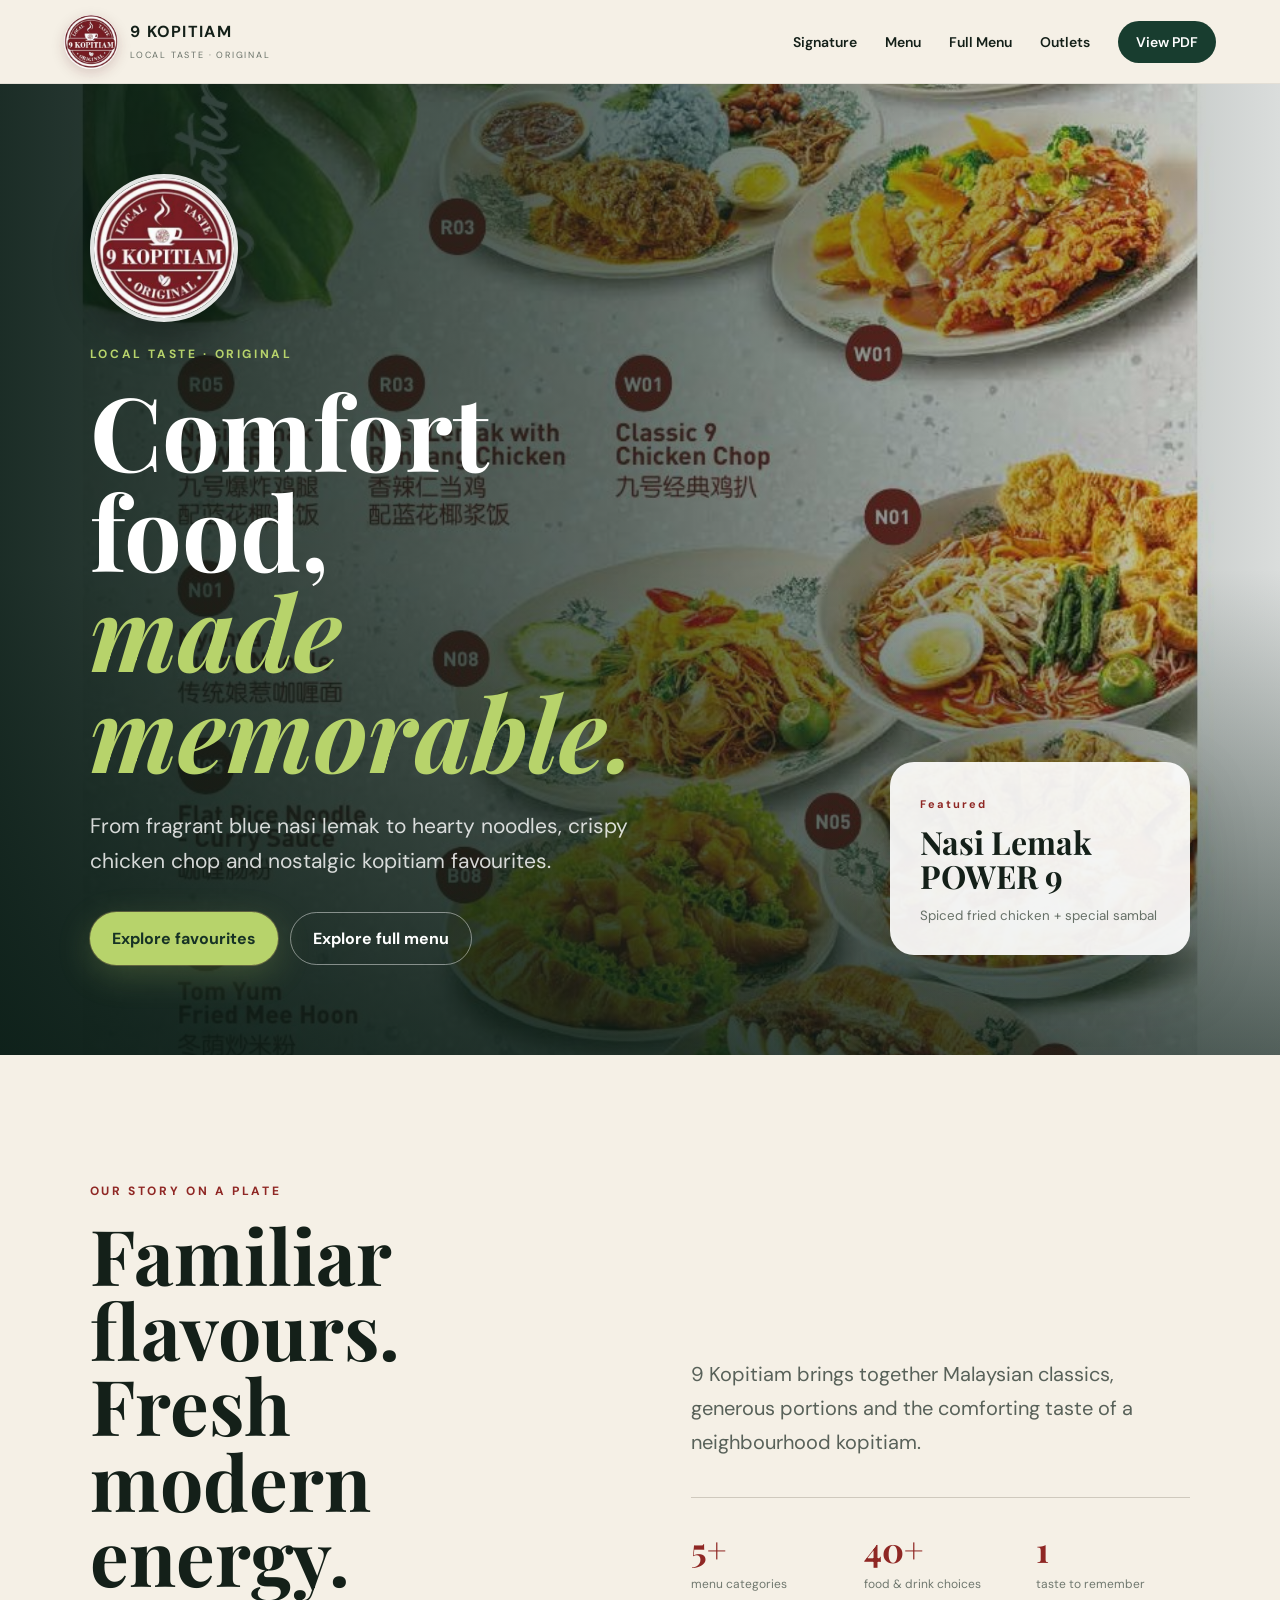
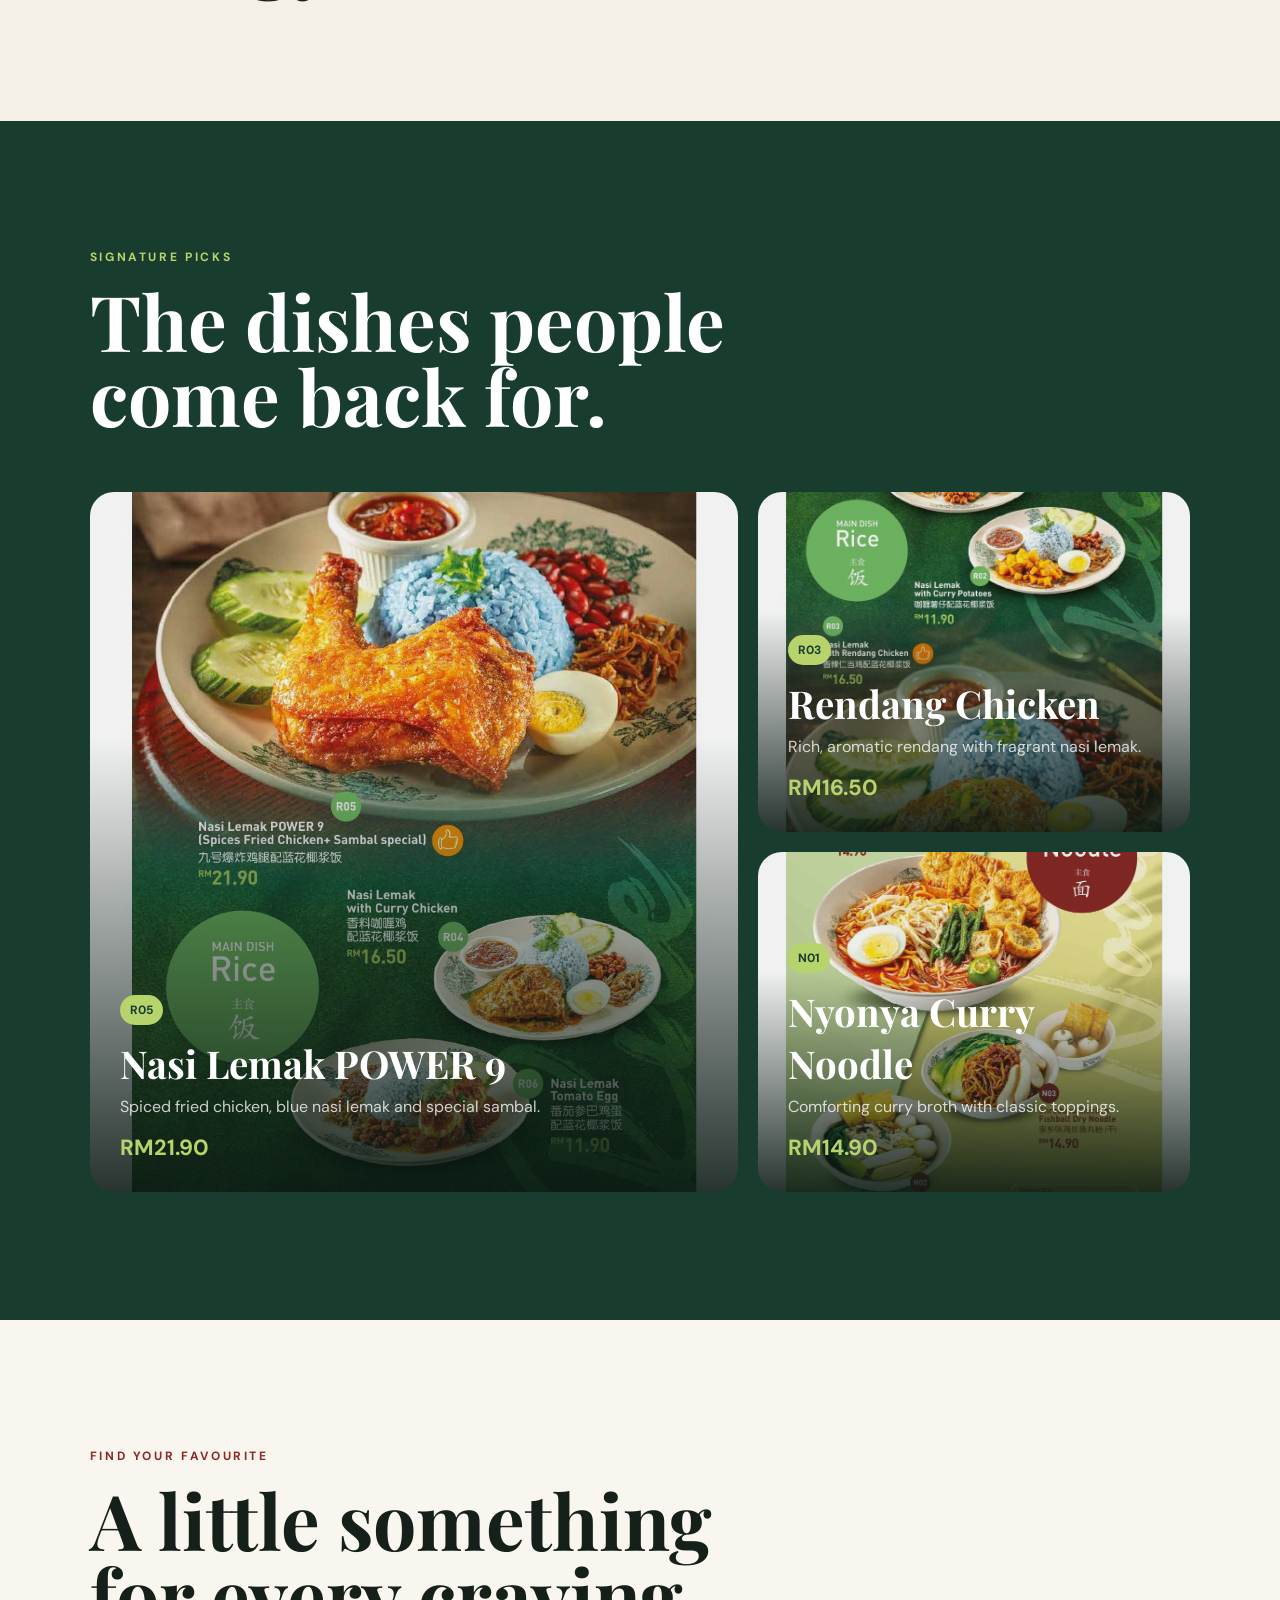
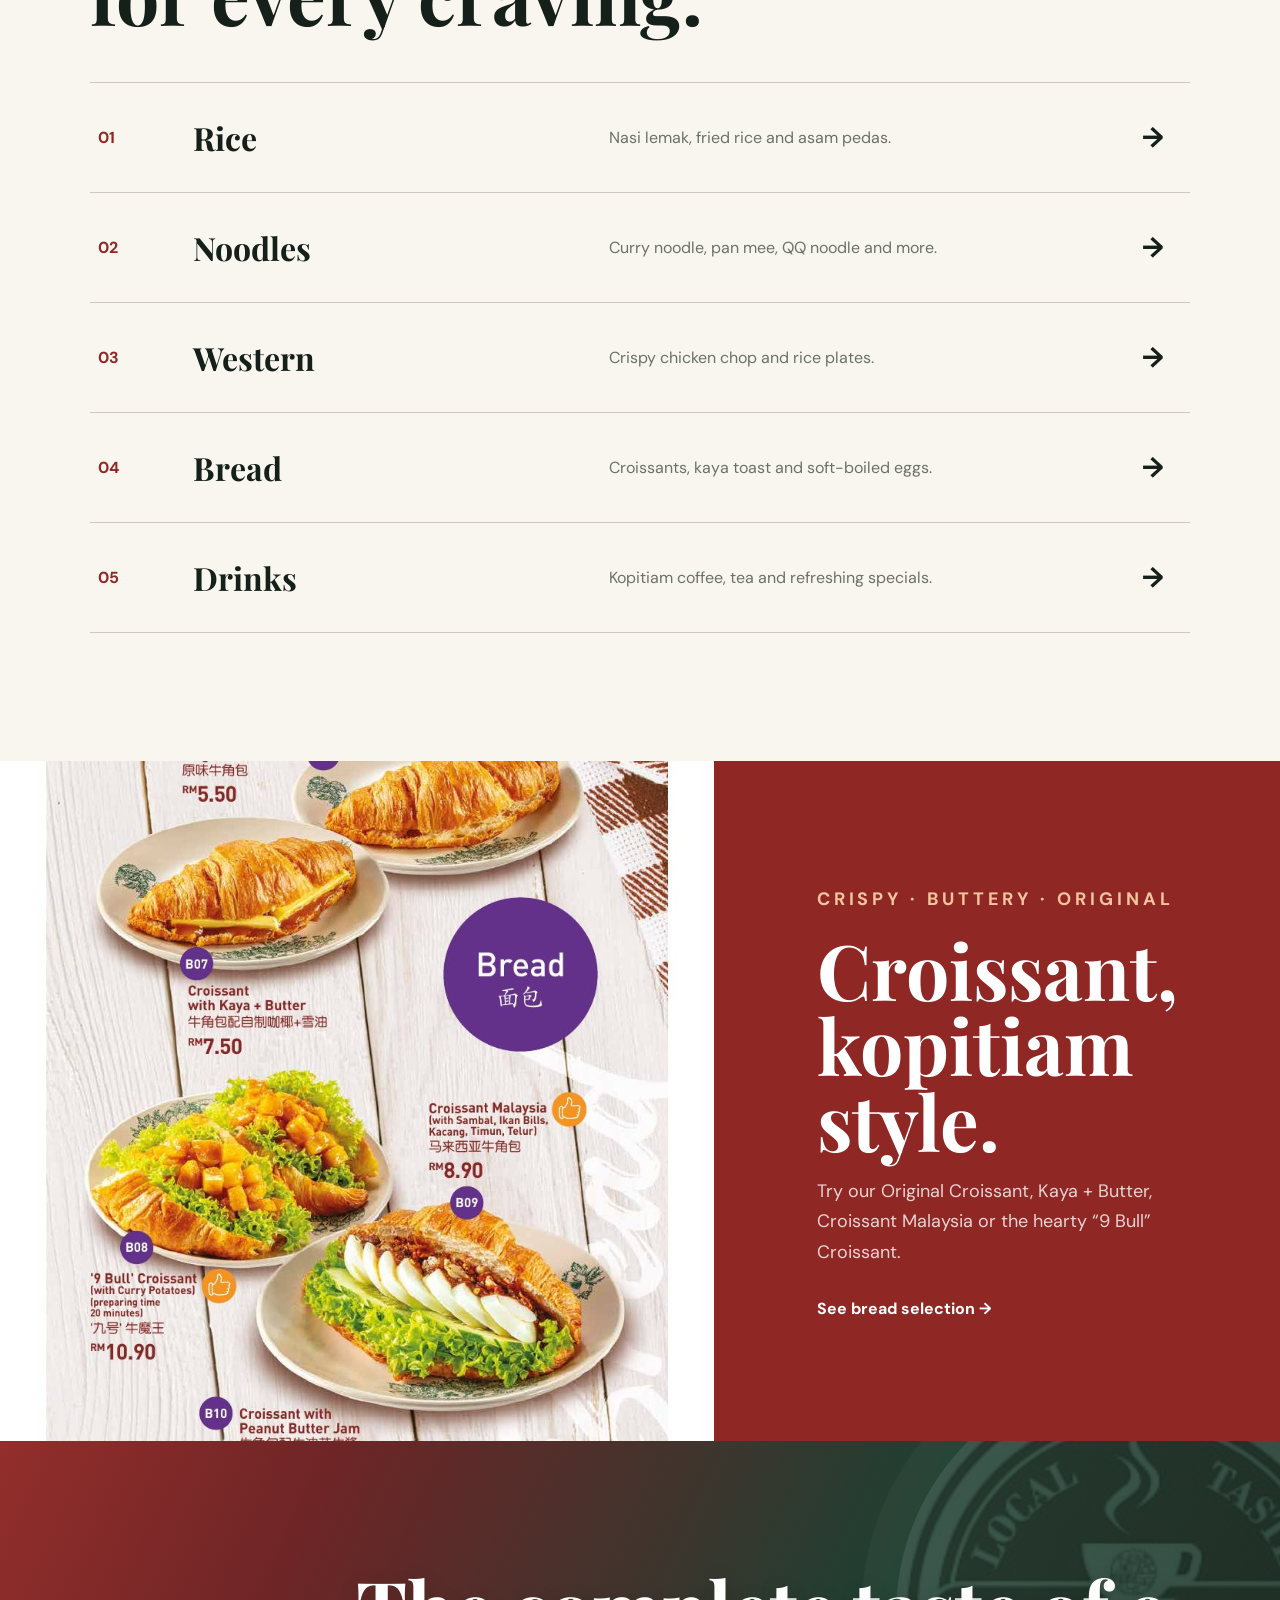
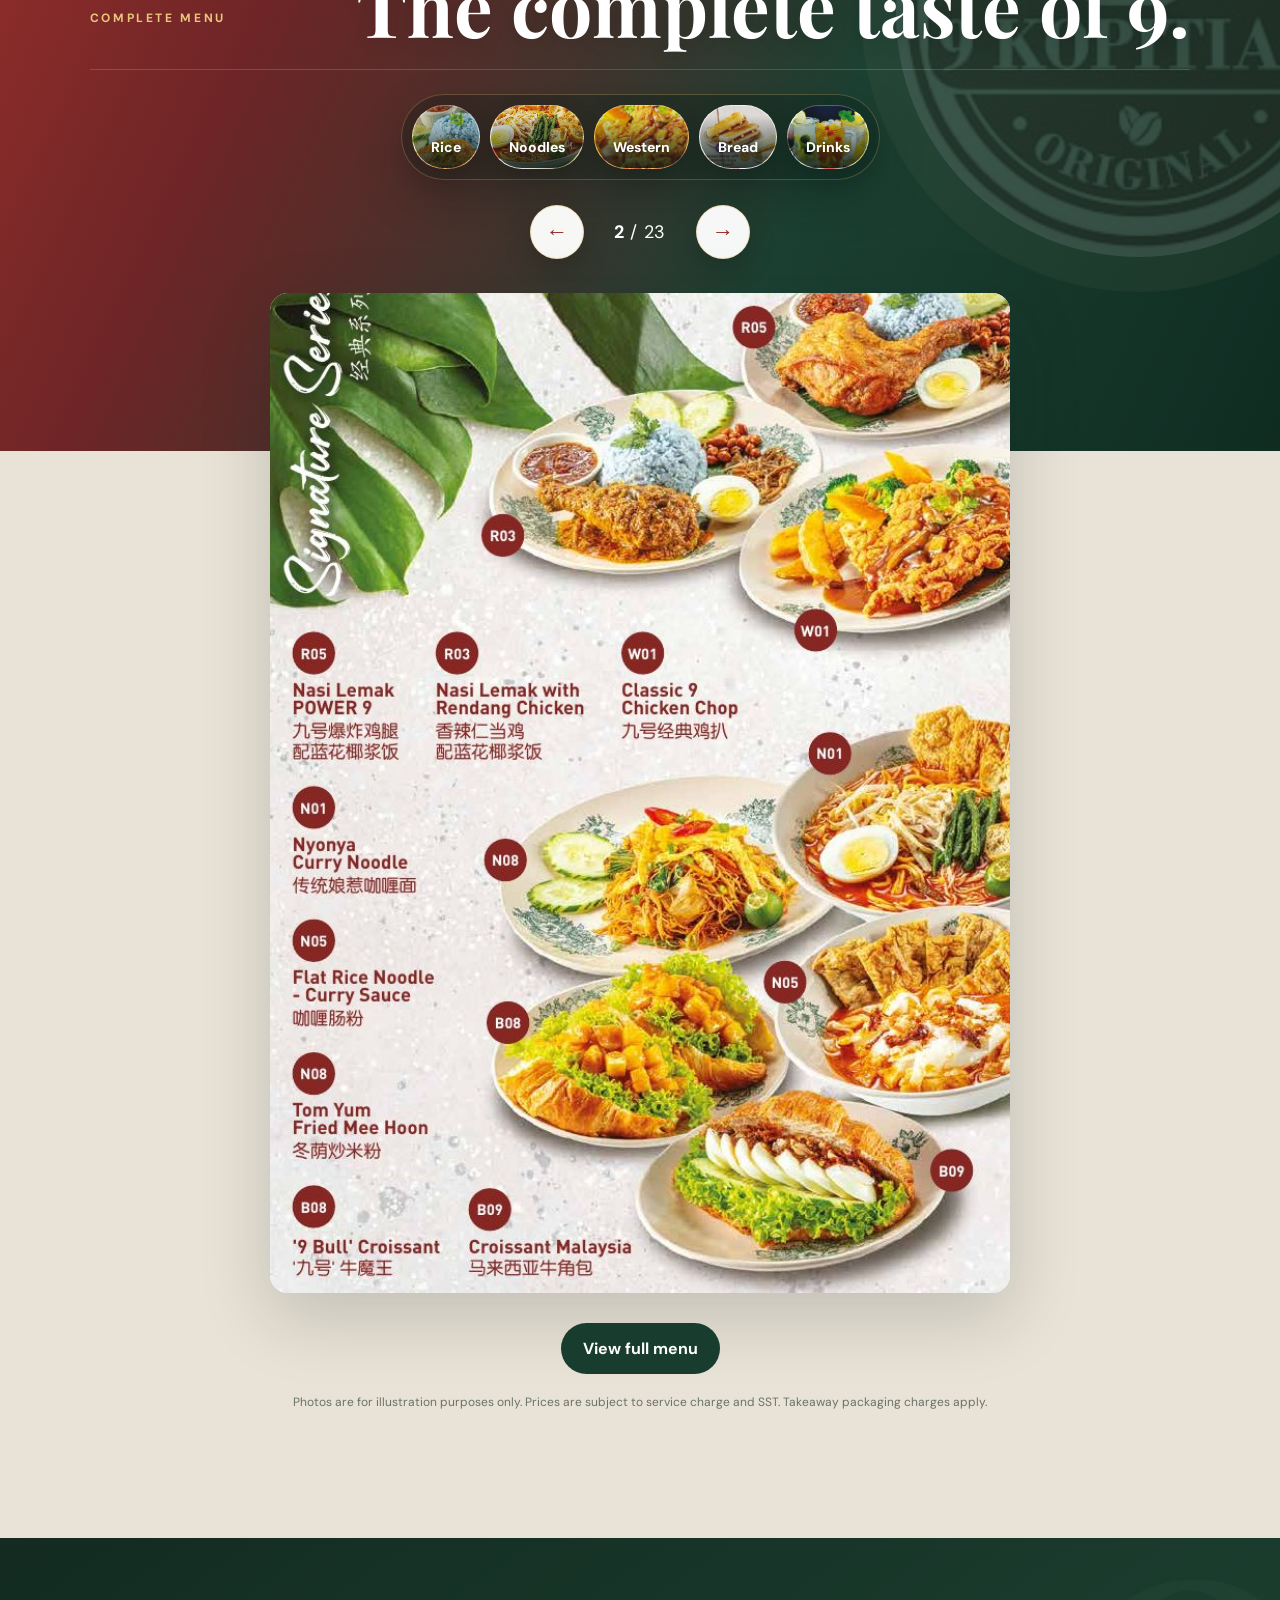
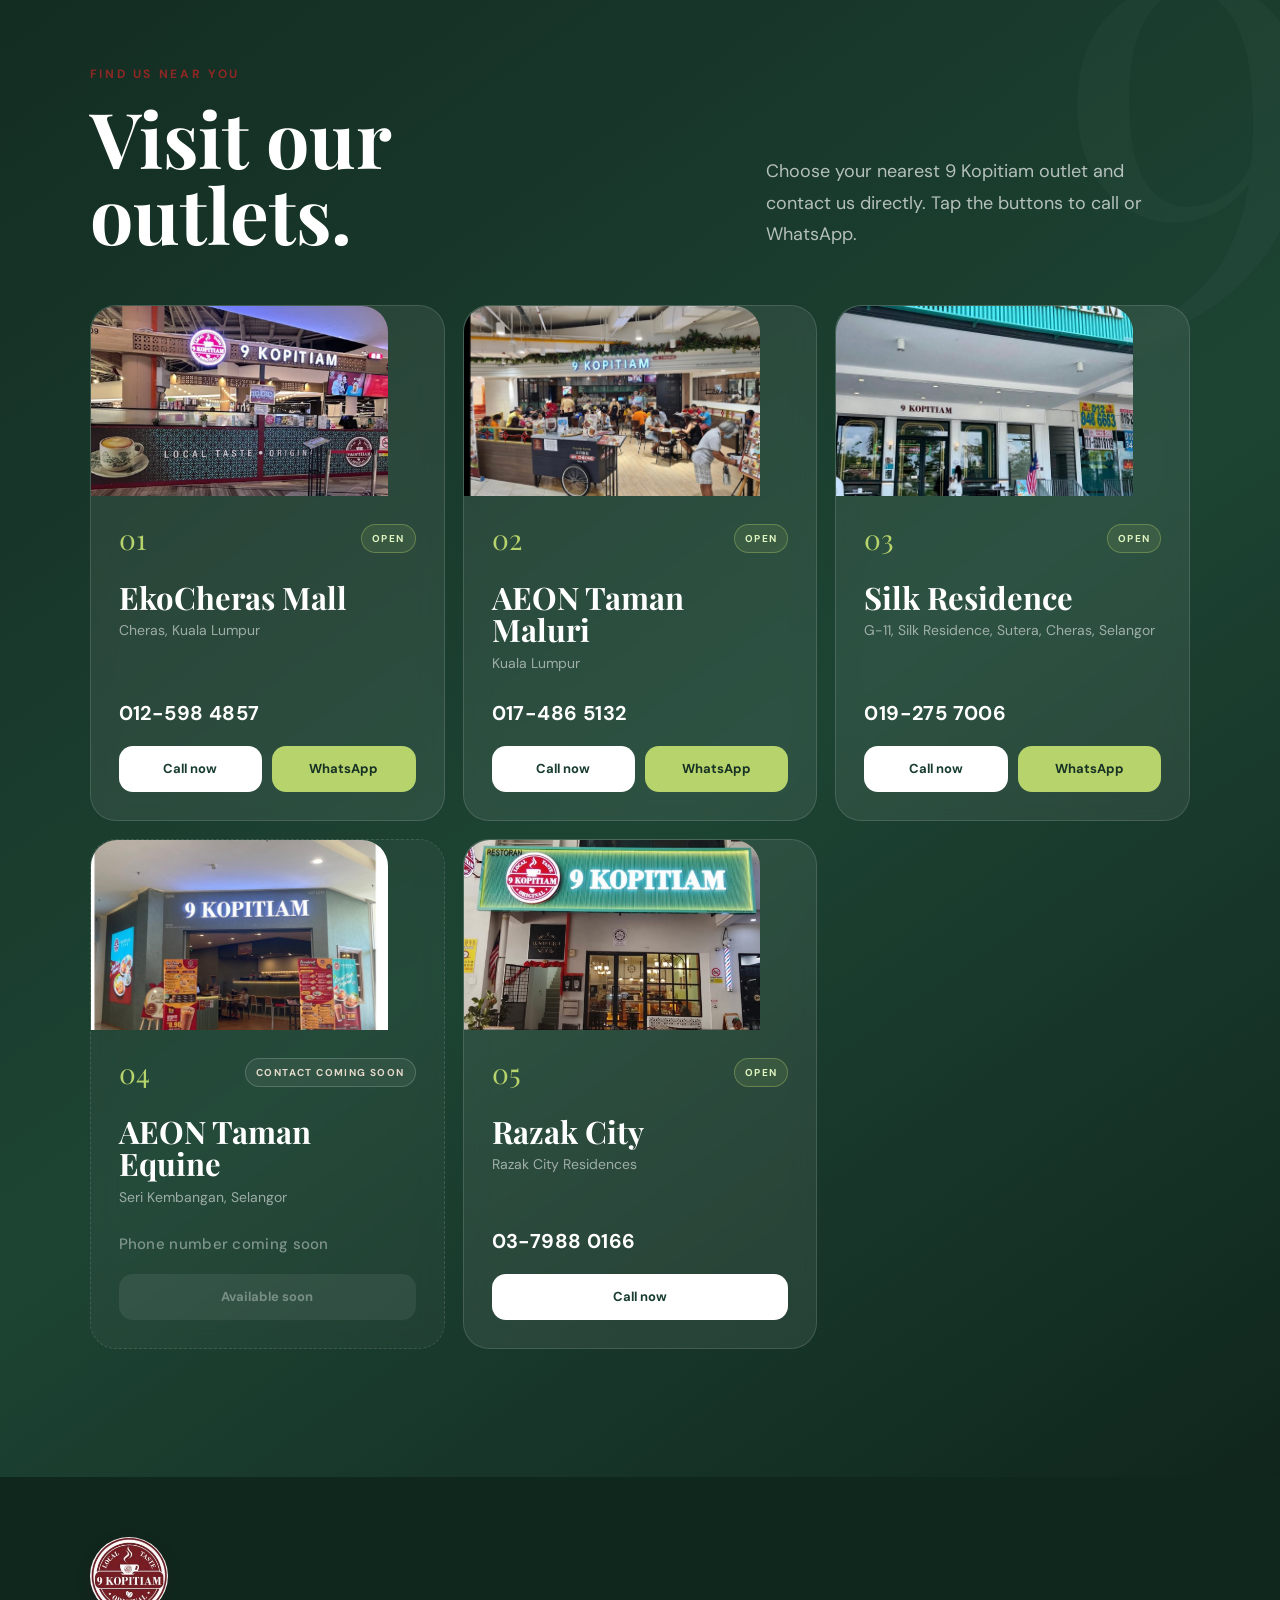
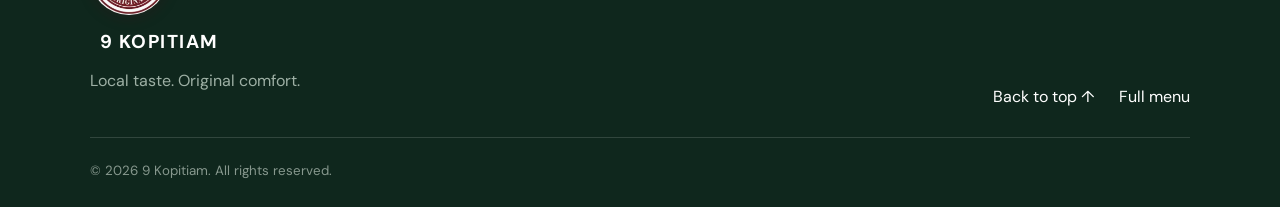
<file: index.html>
<!doctype html>
<html lang="en">
<head>
  <meta charset="utf-8" />
  <meta name="viewport" content="width=device-width, initial-scale=1" />
  <meta name="theme-color" content="#1c3b2d" />
  <meta name="description" content="9 Kopitiam - local taste, original favourites. Explore our nasi lemak, noodles, western dishes, breads and drinks." />
  <title>9 Kopitiam | Local Taste, Original</title>
  <link rel="preconnect" href="https://fonts.googleapis.com">
  <link rel="preconnect" href="https://fonts.gstatic.com" crossorigin>
  <link href="https://fonts.googleapis.com/css2?family=DM+Sans:wght@400;500;600;700&family=Playfair+Display:wght@600;700&display=swap" rel="stylesheet">
  <link rel="stylesheet" href="style.css" />
</head>
<body id="top">
  <header class="site-header" id="top">
    <a class="brand" href="#top" aria-label="9 Kopitiam home">
      <img class="brand-logo" src="assets/9kopitiam-logo.jpeg" alt="9 Kopitiam logo" />
      <span><strong>9 KOPITIAM</strong><small>LOCAL TASTE · ORIGINAL</small></span>
    </a>
    <button class="menu-toggle" aria-label="Open navigation" aria-expanded="false">☰</button>
    <nav class="nav" aria-label="Main navigation">
      <a href="#signature">Signature</a>
      <a href="#categories">Menu</a>
      <a href="#gallery">Full Menu</a>
      <a href="#outlets">Outlets</a>
      <a class="nav-cta" href="./menu.html">View PDF</a>
    </nav>
  </header>

  <main>
    <section class="hero">
      <div class="hero-overlay"></div>
      <div class="hero-content reveal">
        <img class="hero-logo" src="assets/9kopitiam-logo.jpeg" alt="9 Kopitiam Local Taste Original logo" />
        <p class="eyebrow">LOCAL TASTE · ORIGINAL</p>
        <h1>Comfort food,<br><em>made memorable.</em></h1>
        <p class="hero-copy">From fragrant blue nasi lemak to hearty noodles, crispy chicken chop and nostalgic kopitiam favourites.</p>
        <div class="hero-actions">
          <a class="btn btn-primary" href="#signature">Explore favourites</a>
          <a class="btn btn-ghost" href="#gallery">Explore full menu</a>
        </div>
      </div>
      <div class="hero-card reveal">
        <span>Featured</span>
        <strong>Nasi Lemak<br>POWER 9</strong>
        <small>Spiced fried chicken + special sambal</small>
      </div>
    </section>

    <section class="intro section-pad">
      <div class="section-heading reveal">
        <p class="eyebrow">OUR STORY ON A PLATE</p>
        <h2>Familiar flavours.<br>Fresh modern energy.</h2>
      </div>
      <div class="intro-copy reveal">
        <p>9 Kopitiam brings together Malaysian classics, generous portions and the comforting taste of a neighbourhood kopitiam.</p>
        <div class="quick-stats">
          <div><strong>5+</strong><span>menu categories</span></div>
          <div><strong>40+</strong><span>food & drink choices</span></div>
          <div><strong>1</strong><span>taste to remember</span></div>
        </div>
      </div>
    </section>

    <section id="signature" class="signature section-pad">
      <div class="section-heading light reveal">
        <p class="eyebrow">SIGNATURE PICKS</p>
        <h2>The dishes people<br>come back for.</h2>
      </div>
      <div class="signature-grid">
        <article class="food-card large reveal" style="--bg:url('assets/menu/page-04.jpg')">
          <div class="food-card-content"><span>R05</span><h3>Nasi Lemak POWER 9</h3><p>Spiced fried chicken, blue nasi lemak and special sambal.</p><b>RM21.90</b></div>
        </article>
        <article class="food-card reveal" style="--bg:url('assets/menu/page-03.jpg')">
          <div class="food-card-content"><span>R03</span><h3>Rendang Chicken</h3><p>Rich, aromatic rendang with fragrant nasi lemak.</p><b>RM16.50</b></div>
        </article>
        <article class="food-card reveal" style="--bg:url('assets/menu/page-07.jpg')">
          <div class="food-card-content"><span>N01</span><h3>Nyonya Curry Noodle</h3><p>Comforting curry broth with classic toppings.</p><b>RM14.90</b></div>
        </article>
      </div>
    </section>

    <section id="categories" class="categories section-pad">
      <div class="section-heading reveal">
        <p class="eyebrow">FIND YOUR FAVOURITE</p>
        <h2>A little something<br>for every craving.</h2>
      </div>
      <div class="category-list">
        <a href="#gallery" class="category-item reveal" data-menu-page="3" data-category="Rice"><span>01</span><h3>Rice</h3><p>Nasi lemak, fried rice and asam pedas.</p><b>→</b></a>
        <a href="#gallery" class="category-item reveal" data-menu-page="7" data-category="Noodles"><span>02</span><h3>Noodles</h3><p>Curry noodle, pan mee, QQ noodle and more.</p><b>→</b></a>
        <a href="#gallery" class="category-item reveal" data-menu-page="11" data-category="Western"><span>03</span><h3>Western</h3><p>Crispy chicken chop and rice plates.</p><b>→</b></a>
        <a href="#gallery" class="category-item reveal" data-menu-page="13" data-category="Bread"><span>04</span><h3>Bread</h3><p>Croissants, kaya toast and soft-boiled eggs.</p><b>→</b></a>
        <a href="#gallery" class="category-item reveal" data-menu-page="18" data-category="Drinks"><span>05</span><h3>Drinks</h3><p>Kopitiam coffee, tea and refreshing specials.</p><b>→</b></a>
      </div>
    </section>

    <section class="feature-banner">
      <div class="feature-image"></div>
      <div class="feature-copy reveal">
        <p class="eyebrow">CRISPY · BUTTERY · ORIGINAL</p>
        <h2>Croissant,<br>kopitiam style.</h2>
        <p>Try our Original Croissant, Kaya + Butter, Croissant Malaysia or the hearty “9 Bull” Croissant.</p>
        <a class="text-link" href="#gallery" data-menu-page="13" data-category="Bread">See bread selection →</a>
      </div>
    </section>

    <section id="gallery" class="gallery section-pad">
      <div class="section-heading reveal">
        <p class="eyebrow">COMPLETE MENU</p>
        <h2><span id="galleryTitle">Browse every page.</span></h2>
      </div>
      <div class="gallery-tabs reveal" aria-label="Jump to a menu category">
        <button type="button" data-menu-page="3" data-category="Rice">Rice</button>
        <button type="button" data-menu-page="7" data-category="Noodles">Noodles</button>
        <button type="button" data-menu-page="11" data-category="Western">Western</button>
        <button type="button" data-menu-page="13" data-category="Bread">Bread</button>
        <button type="button" data-menu-page="18" data-category="Drinks">Drinks</button>
      </div>
      <div class="gallery-controls reveal" role="group" aria-label="Menu gallery controls">
        <button id="prevPage" aria-label="Previous page">←</button>
        <span><b id="currentPage">1</b> / 23</span>
        <button id="nextPage" aria-label="Next page">→</button>
      </div>
      <div class="menu-viewer reveal">
        <div class="menu-frame">
          <img id="menuPage" src="assets/menu/page-01.jpg" alt="9 Kopitiam menu page 1" loading="eager" />
        </div>
      </div>
      <div class="gallery-actions">
        <a class="btn btn-dark" href="./menu.html">View full menu</a>
      </div>
      <p class="notice">Photos are for illustration purposes only. Prices are subject to service charge and SST. Takeaway packaging charges apply.</p>
    </section>

    <section id="outlets" class="outlets section-pad">
      <div class="outlets-heading reveal">
        <div>
          <p class="eyebrow">FIND US NEAR YOU</p>
          <h2>Visit our outlets.</h2>
        </div>
        <p>Choose your nearest 9 Kopitiam outlet and contact us directly. Tap the buttons to call or WhatsApp.</p>
      </div>

      <div class="outlet-grid">
        <article class="outlet-card reveal">
          <img class="outlet-image" src="assets/ekocheras-outlet.jpeg" alt="9 Kopitiam EkoCheras Mall outlet" loading="lazy" />
          <div class="outlet-top"><span class="outlet-number">01</span><span class="outlet-status">Open</span></div>
          <h3>EkoCheras Mall</h3>
          <p>Cheras, Kuala Lumpur</p>
          <div class="outlet-contact">012-598 4857</div>
          <div class="outlet-actions">
            <a class="outlet-btn call" href="tel:+60125984857" aria-label="Call EkoCheras Mall">Call now</a>
            <a class="outlet-btn whatsapp" href="https://wa.me/60125984857" target="_blank" rel="noopener" aria-label="WhatsApp EkoCheras Mall">WhatsApp</a>
          </div>
        </article>

        <article class="outlet-card reveal">
          <img class="outlet-image" src="assets/aeon-maluri-outlet.jpeg" alt="9 Kopitiam AEON Taman Maluri outlet" loading="lazy" />
          <div class="outlet-top"><span class="outlet-number">02</span><span class="outlet-status">Open</span></div>
          <h3>AEON Taman Maluri</h3>
          <p>Kuala Lumpur</p>
          <div class="outlet-contact">017-486 5132</div>
          <div class="outlet-actions">
            <a class="outlet-btn call" href="tel:+60174865132" aria-label="Call AEON Taman Maluri">Call now</a>
            <a class="outlet-btn whatsapp" href="https://wa.me/60174865132" target="_blank" rel="noopener" aria-label="WhatsApp AEON Taman Maluri">WhatsApp</a>
          </div>
        </article>

        <article class="outlet-card reveal">
          <img class="outlet-image" src="assets/silk-residence-outlet.jpeg" alt="9 Kopitiam Silk Residence outlet" loading="lazy" />
          <div class="outlet-top"><span class="outlet-number">03</span><span class="outlet-status">Open</span></div>
          <h3>Silk Residence</h3>
          <p>G-11, Silk Residence, Sutera, Cheras, Selangor</p>
          <div class="outlet-contact">019-275 7006</div>
          <div class="outlet-actions">
            <a class="outlet-btn call" href="tel:+60192757006" aria-label="Call Silk Residence">Call now</a>
            <a class="outlet-btn whatsapp" href="https://wa.me/60192757006" target="_blank" rel="noopener" aria-label="WhatsApp Silk Residence">WhatsApp</a>
          </div>
        </article>

        <article class="outlet-card upcoming reveal">
          <img class="outlet-image outlet-image-equine" src="assets/aeon-equine-outlet.jpeg" alt="9 Kopitiam AEON Taman Equine outlet" loading="lazy" />
          <div class="outlet-top"><span class="outlet-number">04</span><span class="outlet-status soon">Contact coming soon</span></div>
          <h3>AEON Taman Equine</h3>
          <p>Seri Kembangan, Selangor</p>
          <div class="outlet-contact muted">Phone number coming soon</div>
          <div class="outlet-actions single">
            <span class="outlet-btn disabled">Available soon</span>
          </div>
        </article>

        <article class="outlet-card reveal">
          <img class="outlet-image" src="assets/razak-city-outlet.jpeg" alt="9 Kopitiam Razak City outlet" loading="lazy" />
          <div class="outlet-top"><span class="outlet-number">05</span><span class="outlet-status">Open</span></div>
          <h3>Razak City</h3>
          <p>Razak City Residences</p>
          <div class="outlet-contact">03-7988 0166</div>
          <div class="outlet-actions single">
            <a class="outlet-btn call" href="tel:+60379880166" aria-label="Call Razak City">Call now</a>
          </div>
        </article>
      </div>
    </section>

  </main>

  <footer>
    <div>
      <img class="brand-logo footer-logo" src="assets/9kopitiam-logo.jpeg" alt="9 Kopitiam logo" />
      <h3>9 KOPITIAM</h3>
      <p>Local taste. Original comfort.</p>
    </div>
    <div class="footer-links"><a href="#top">Back to top ↑</a><a href="./menu.html">Full menu</a></div>
    <small>© 2026 9 Kopitiam. All rights reserved.</small>
  </footer>
  <a class="floating-home" href="#top" aria-label="Back to home"><span aria-hidden="true">⌂</span><b>Home</b></a>
  <script src="script.js"></script></body>
</html>
</file>
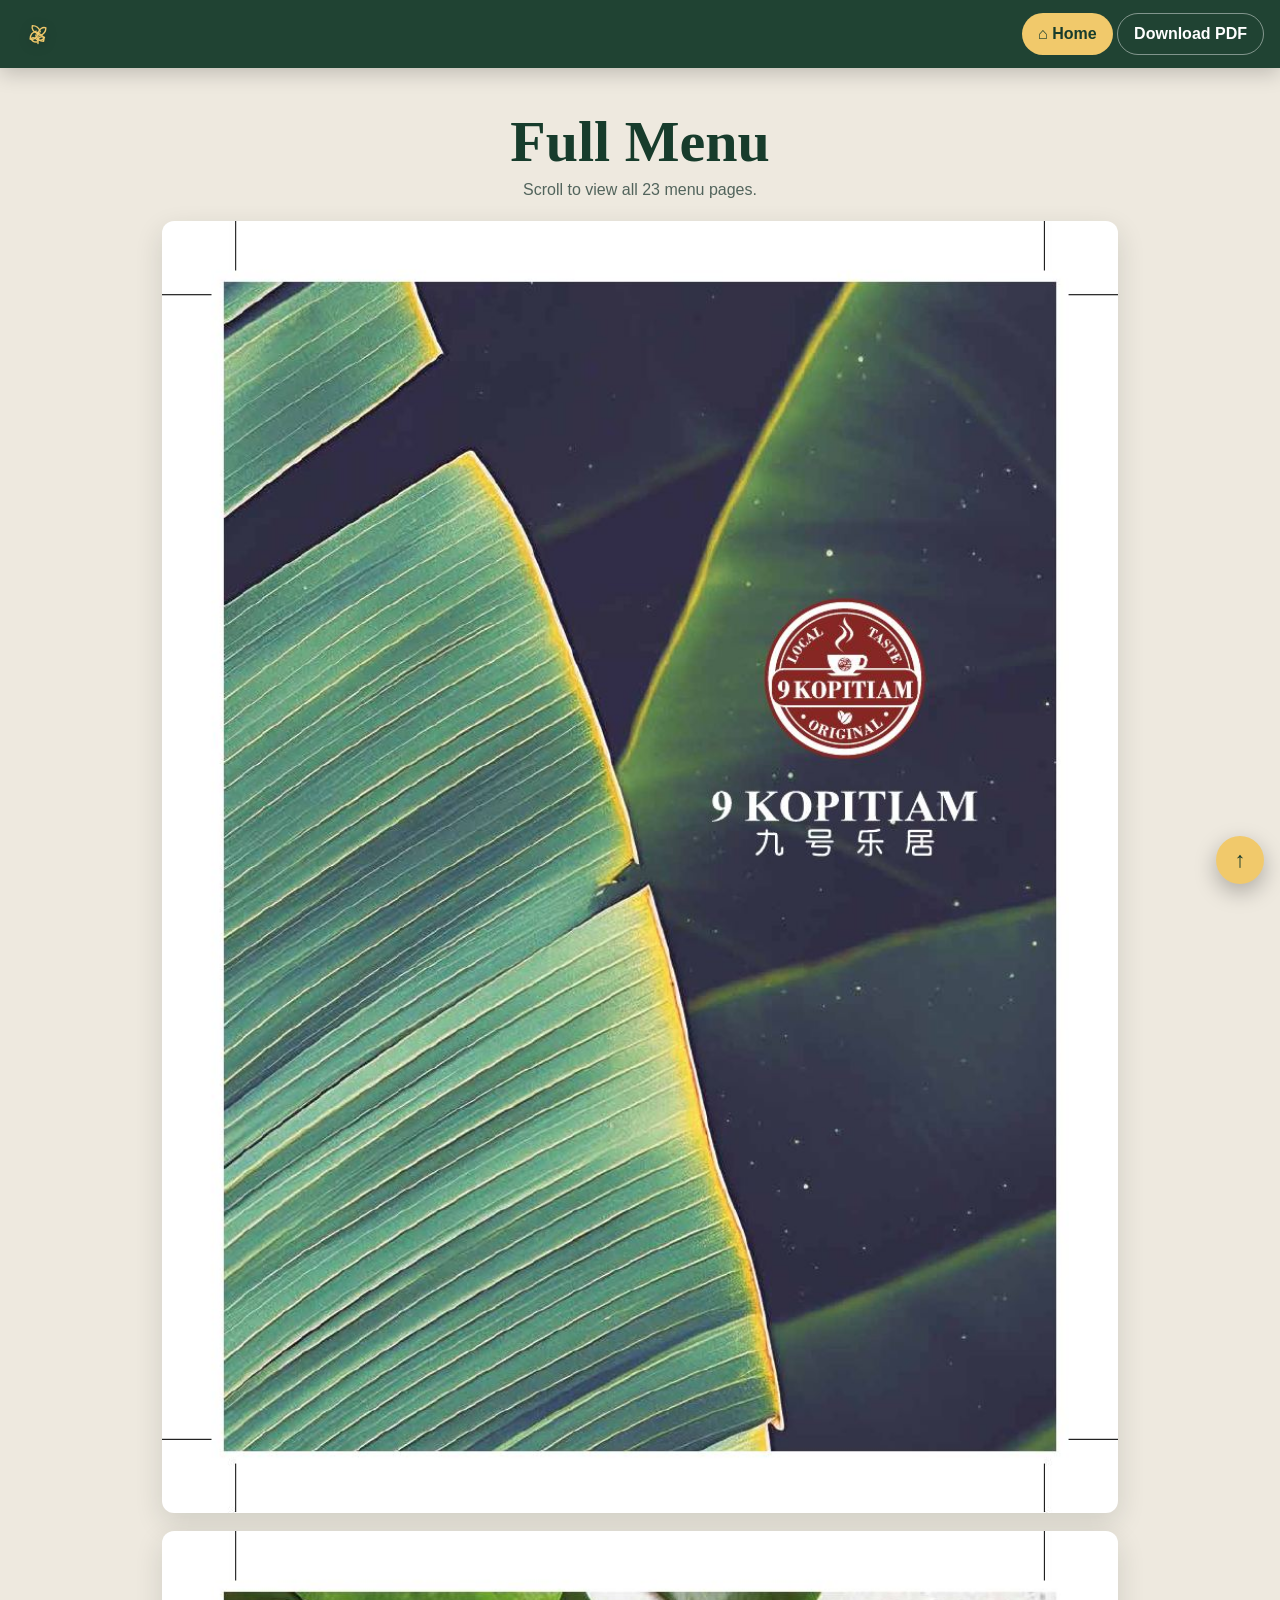
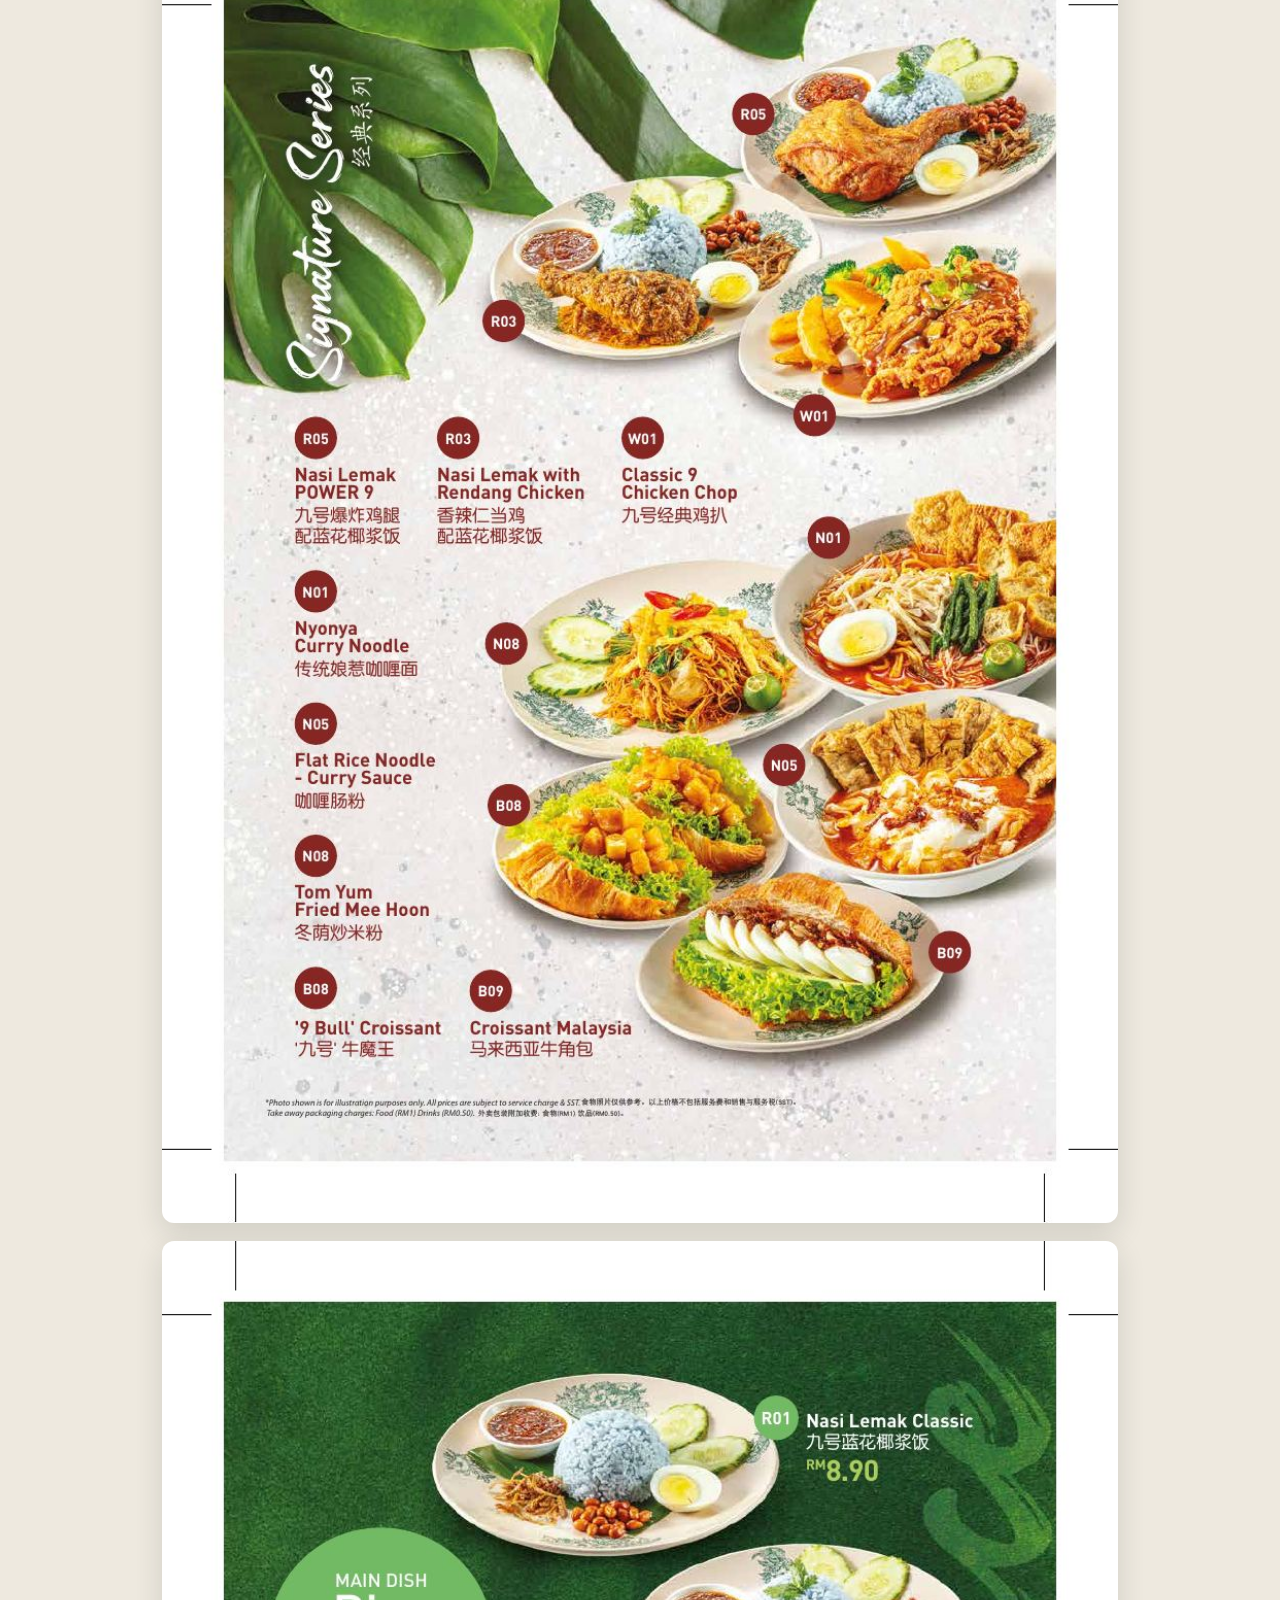
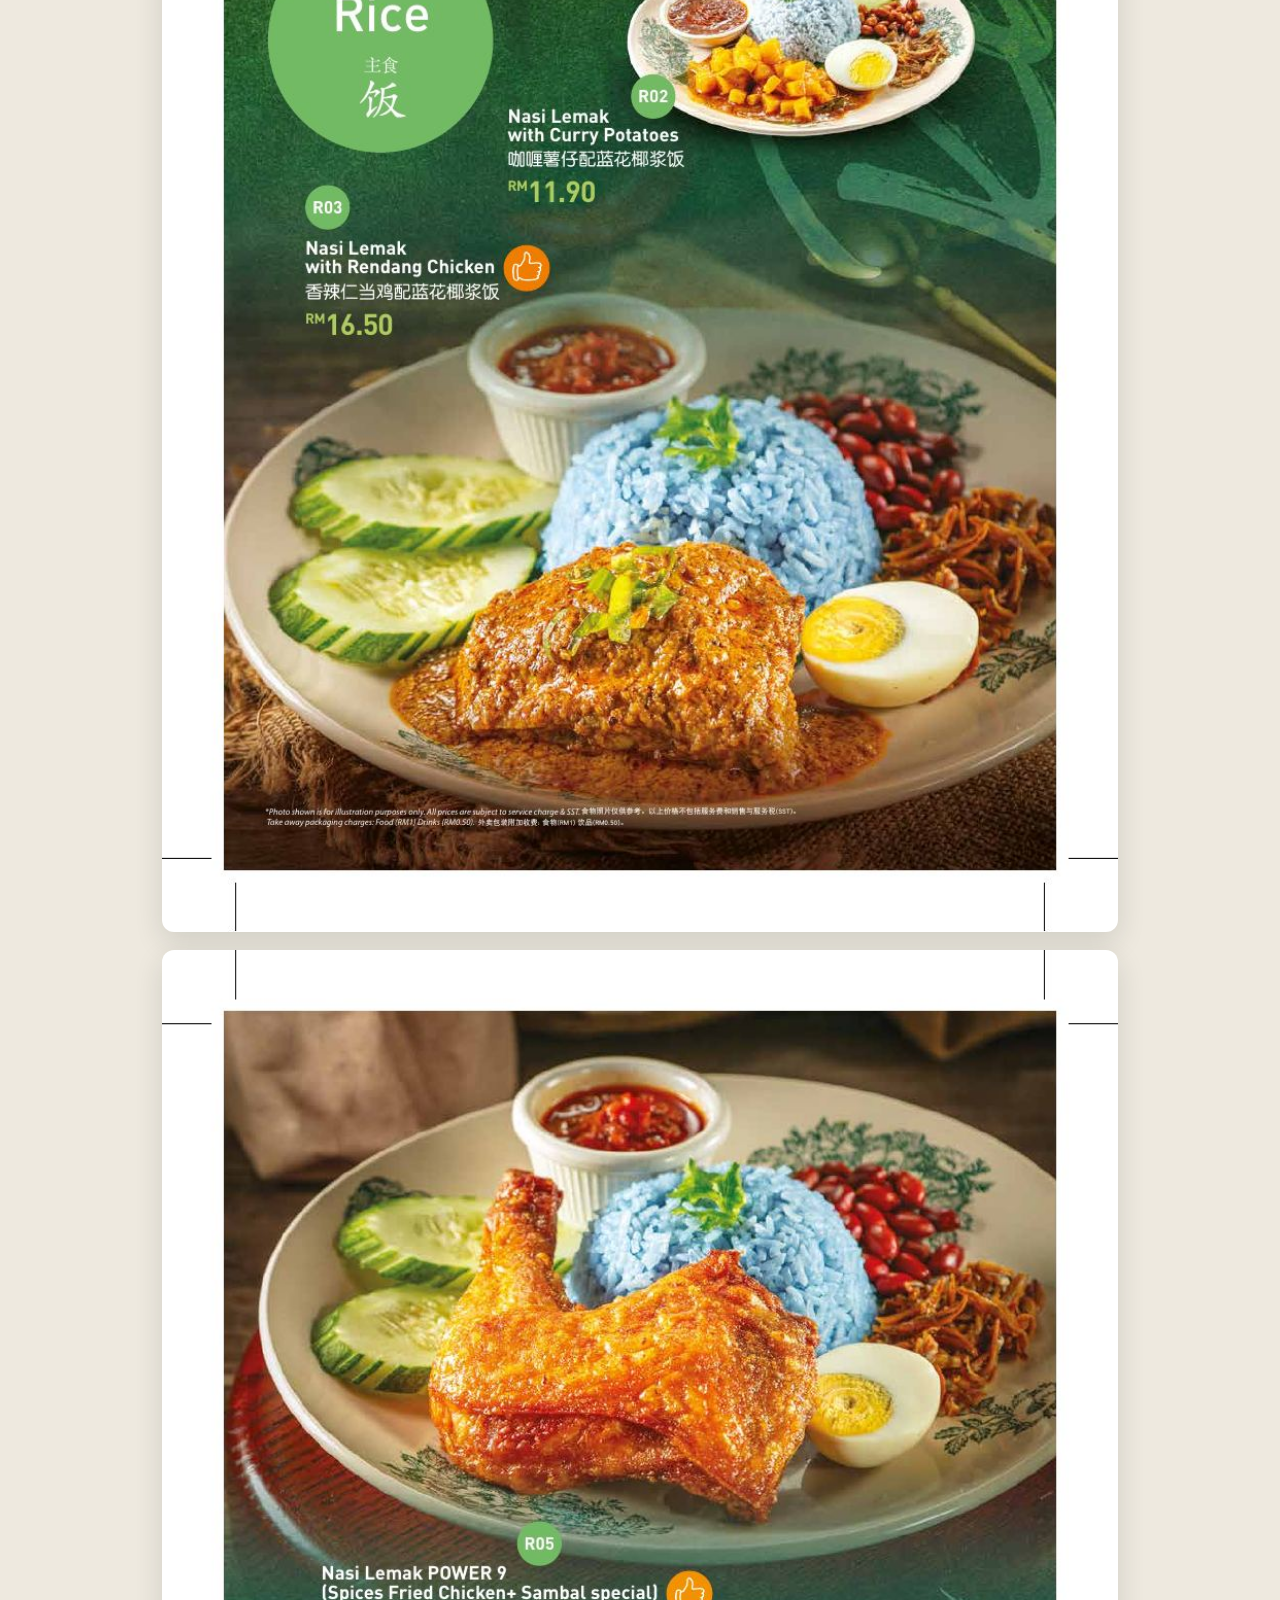
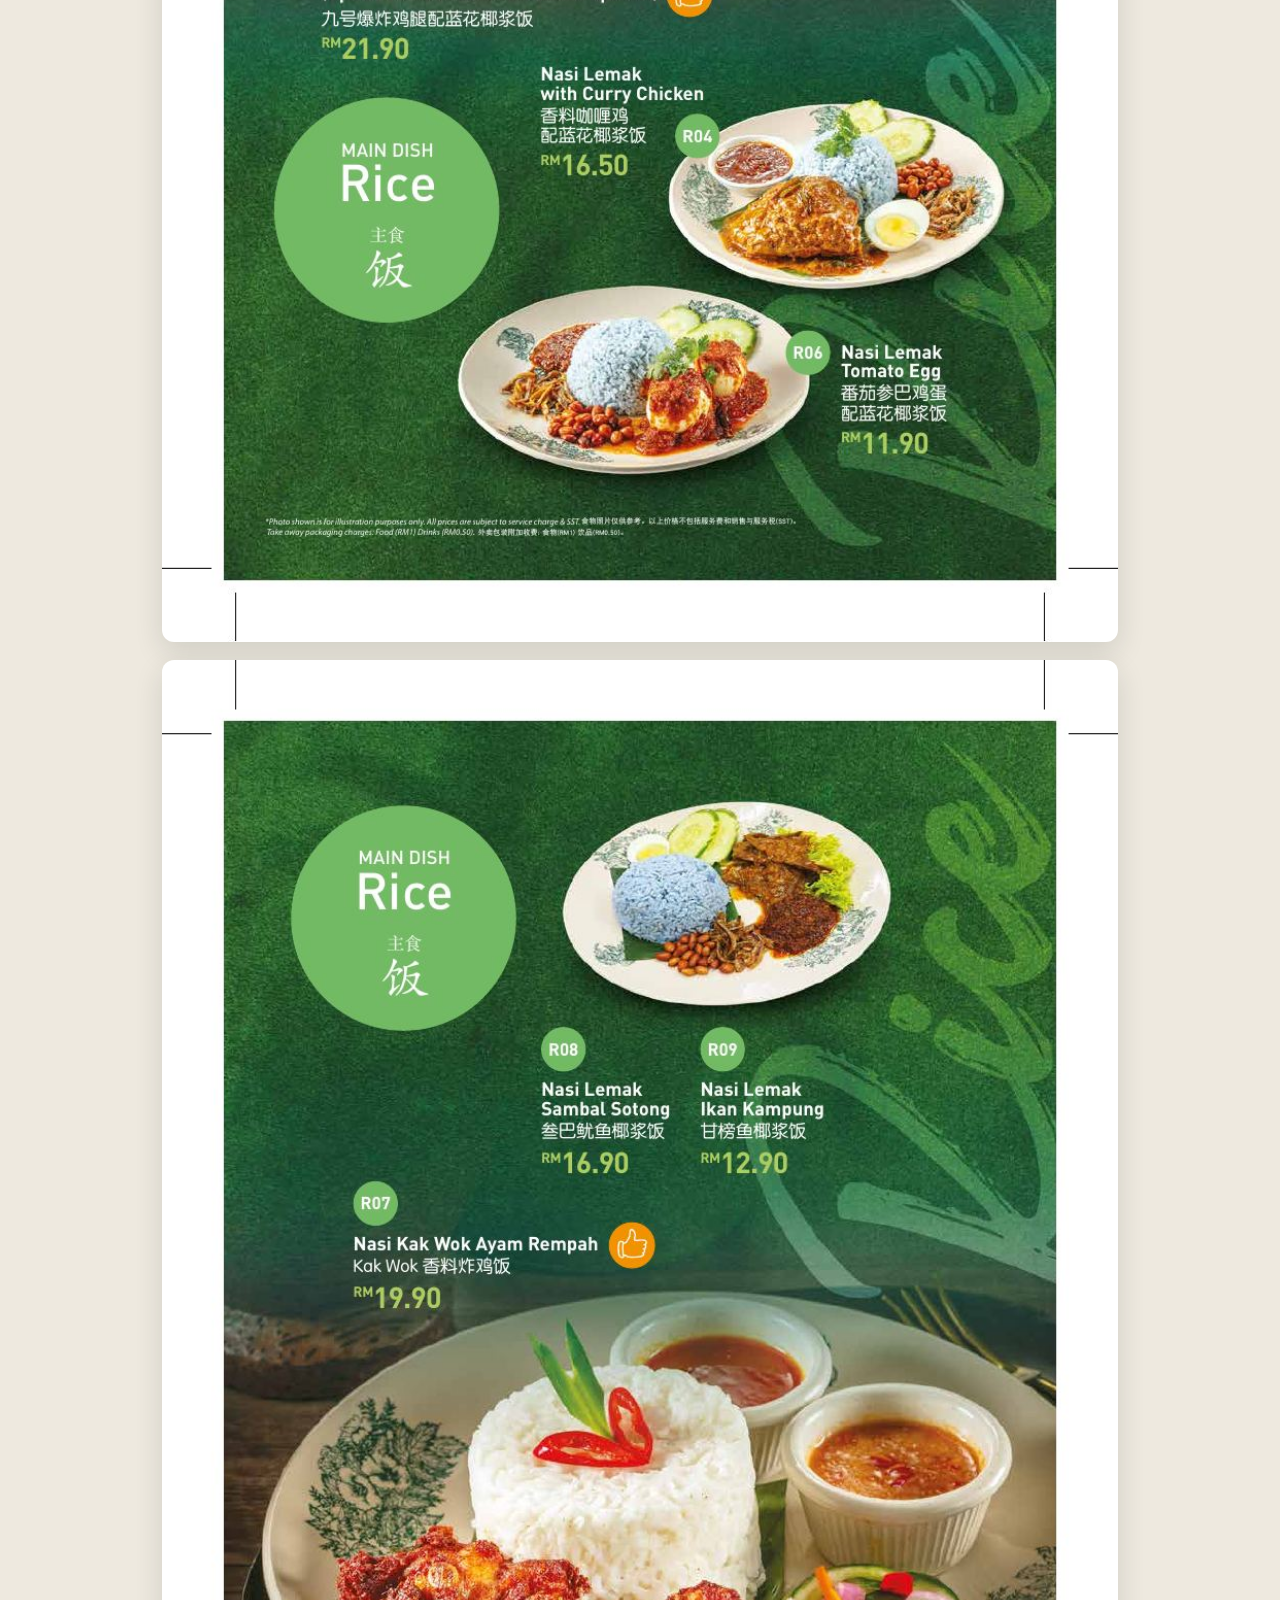
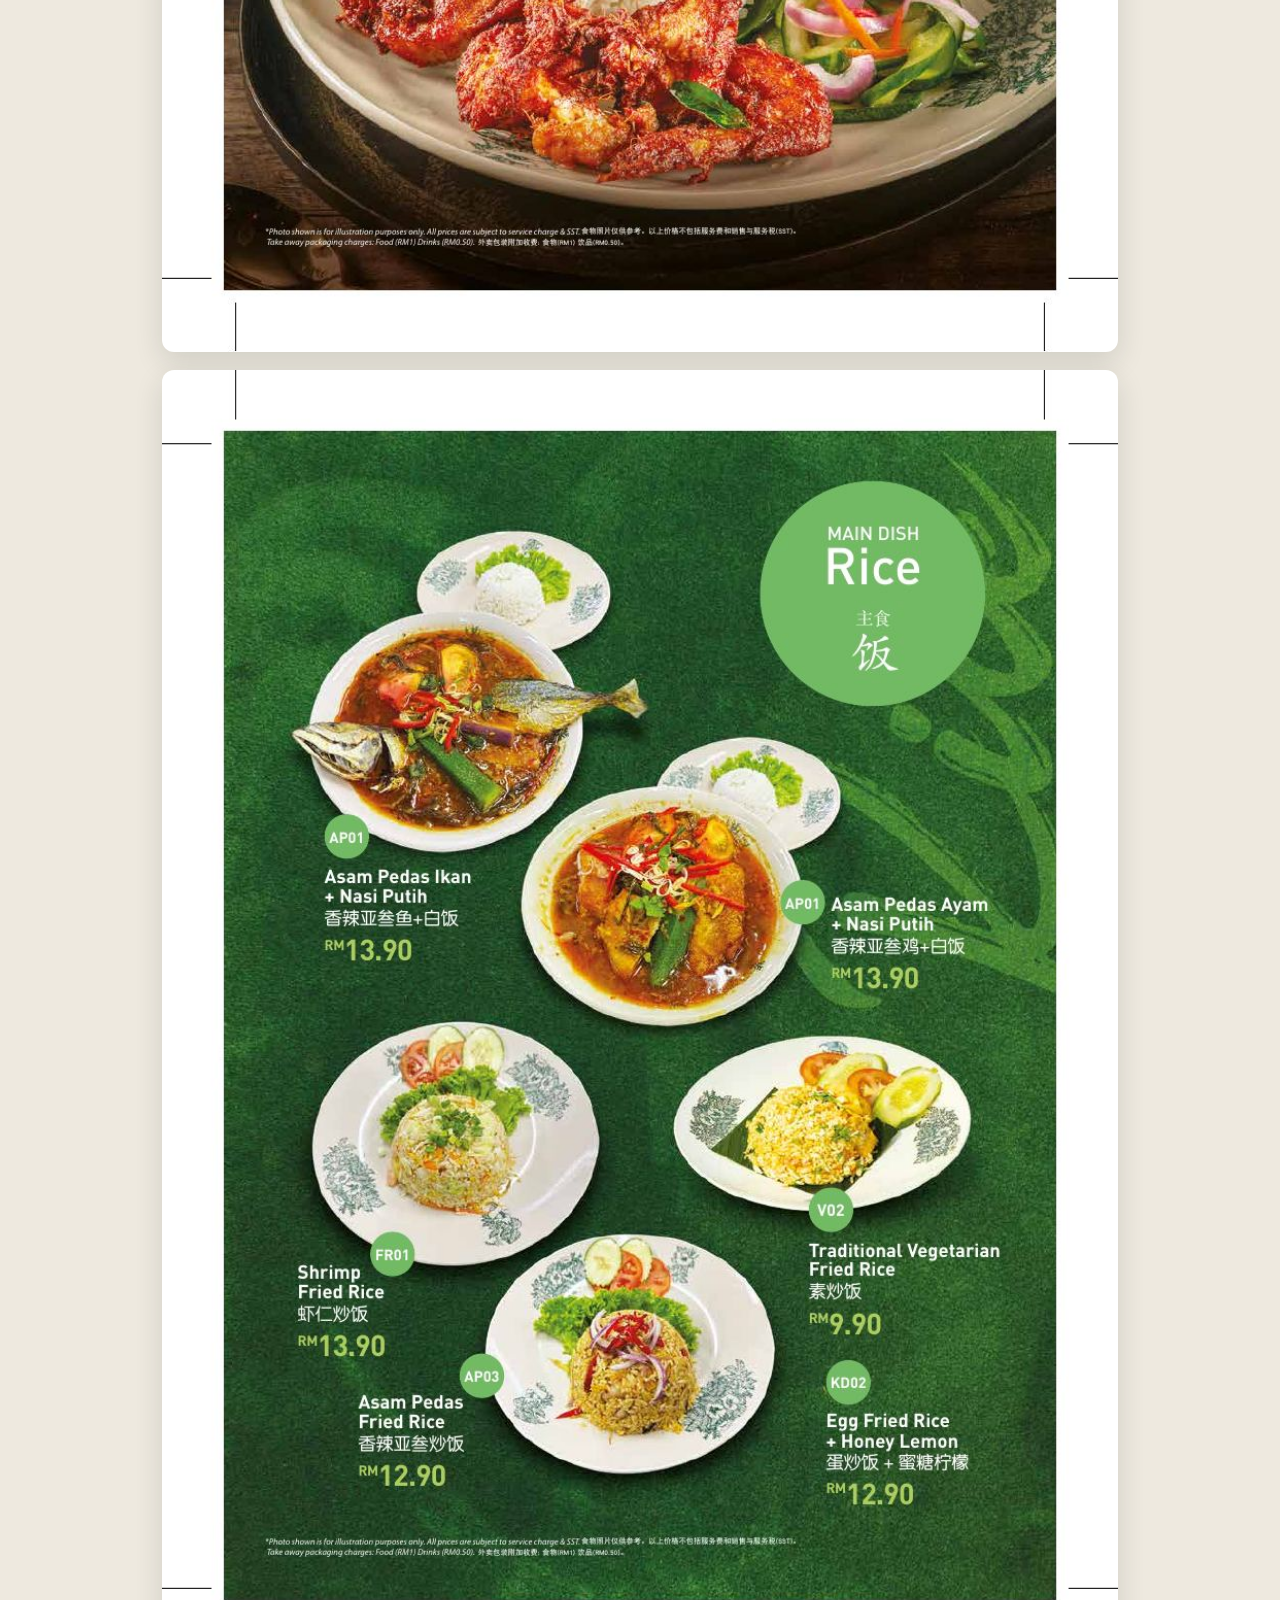
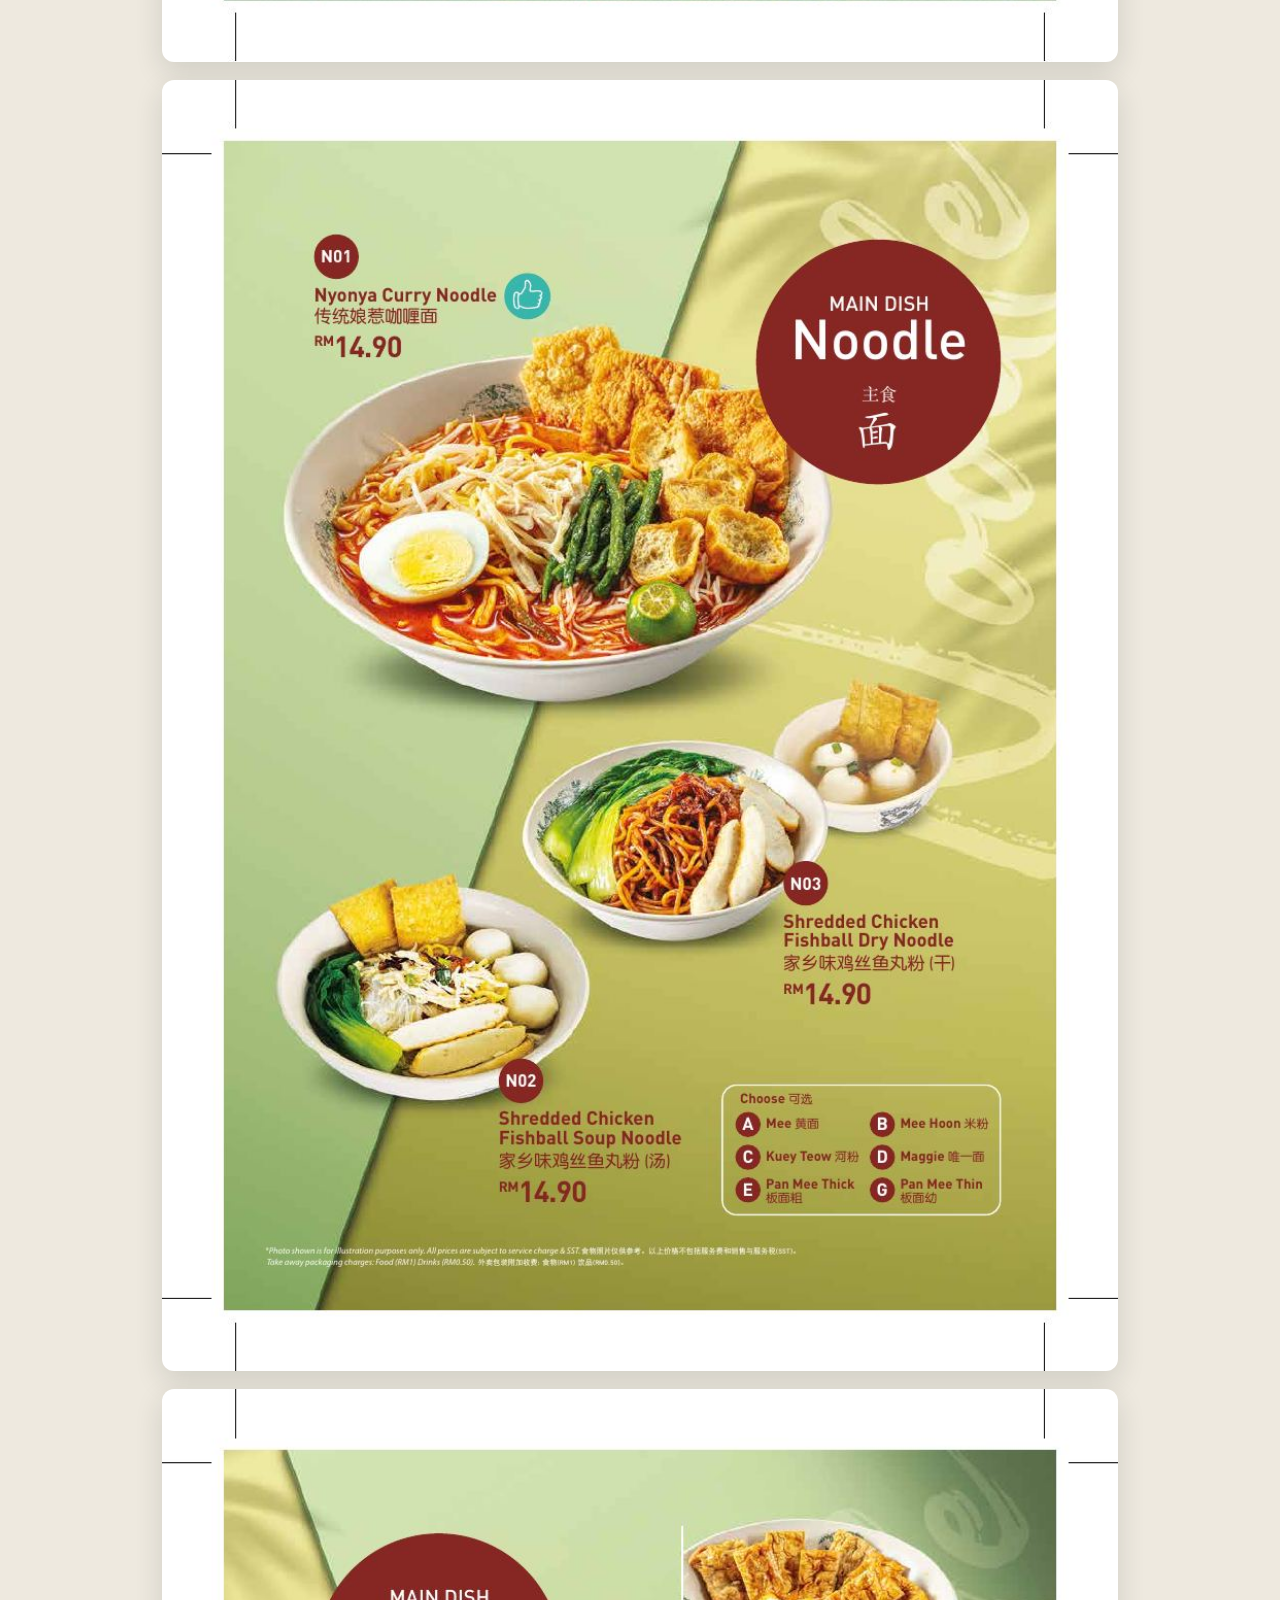
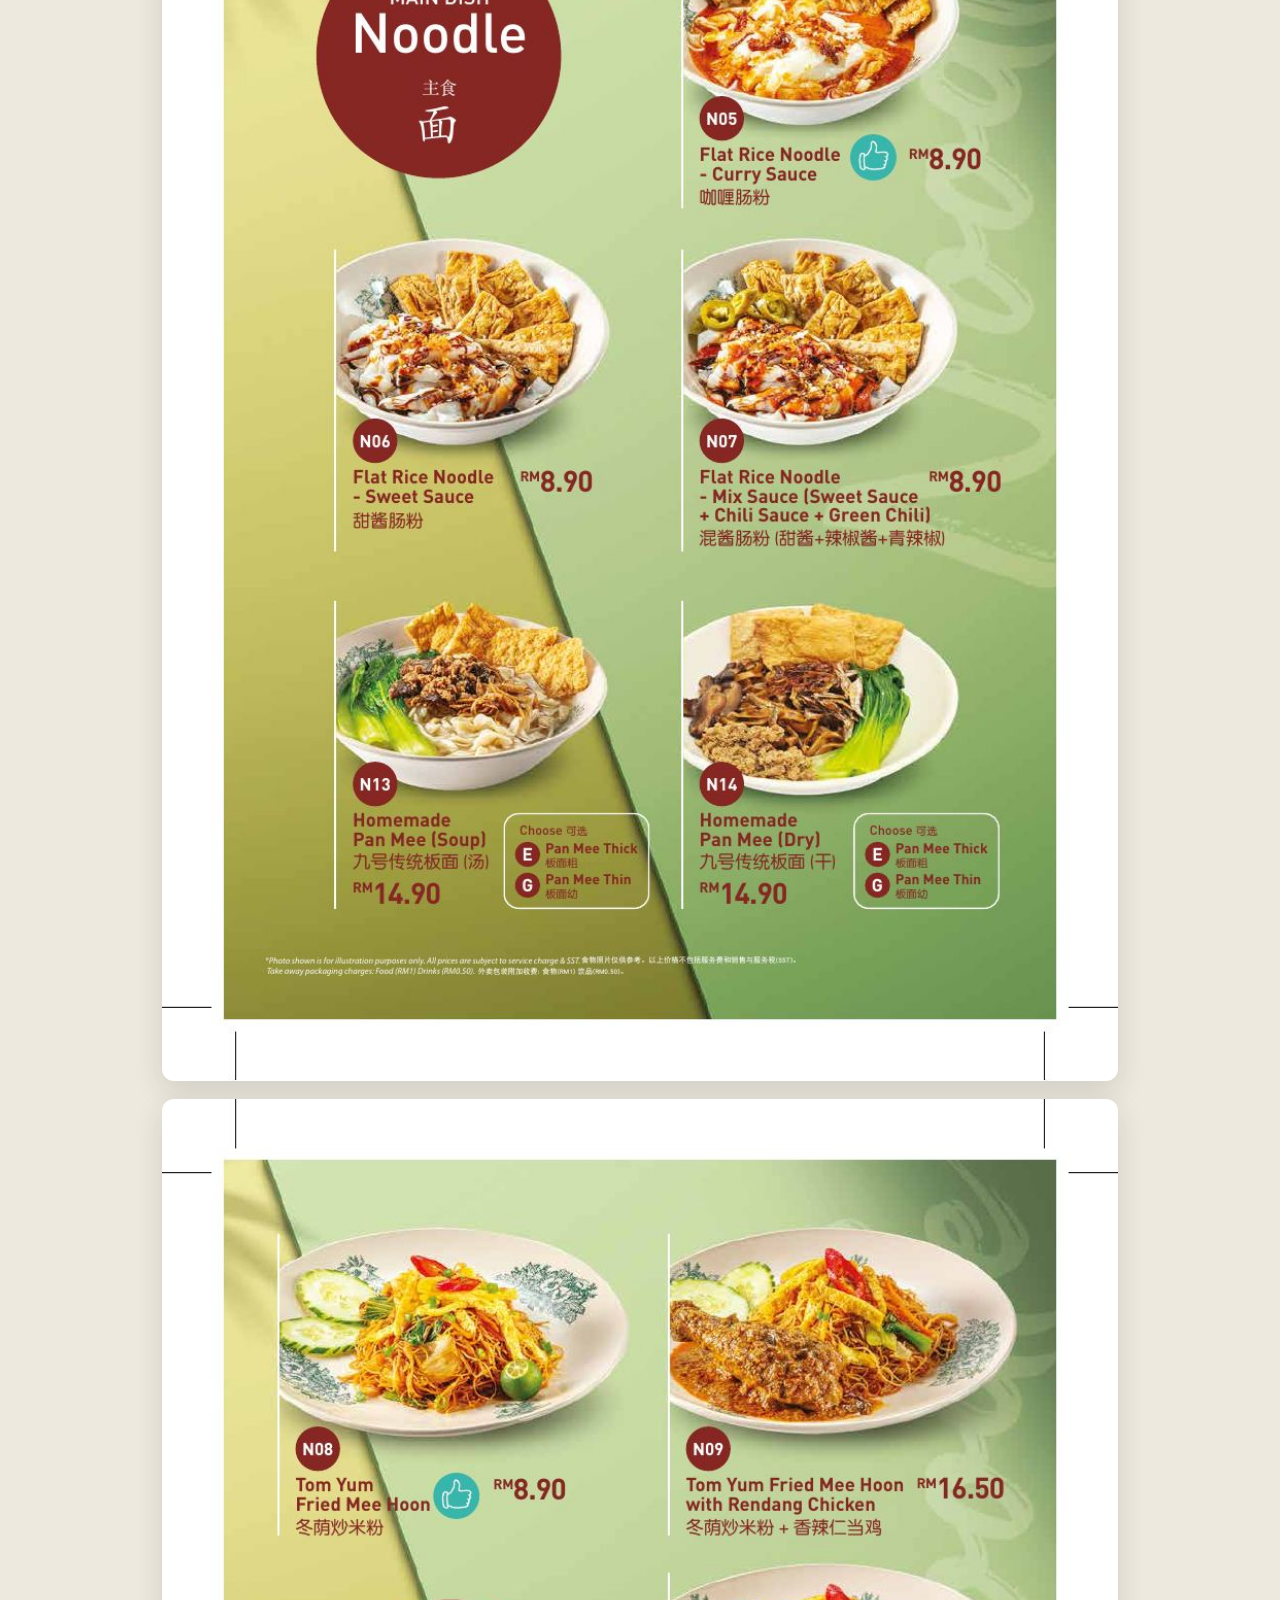
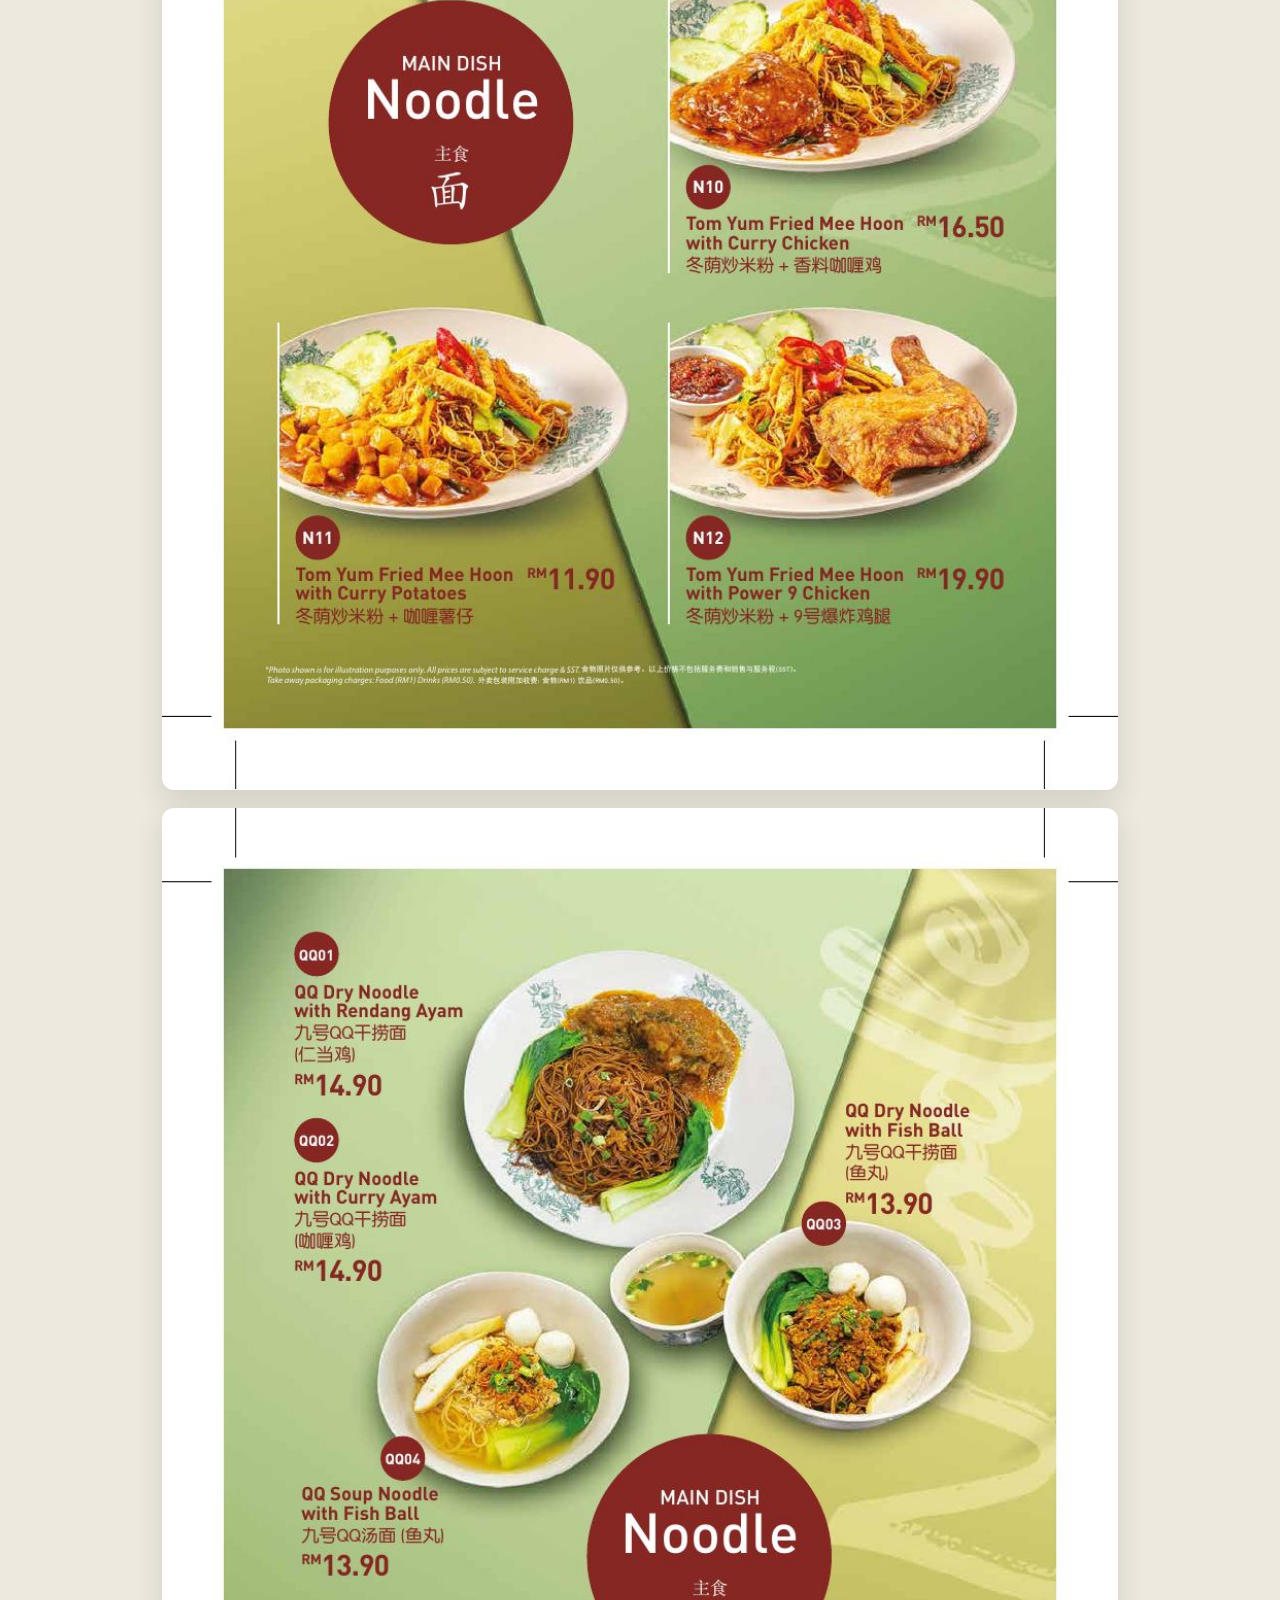
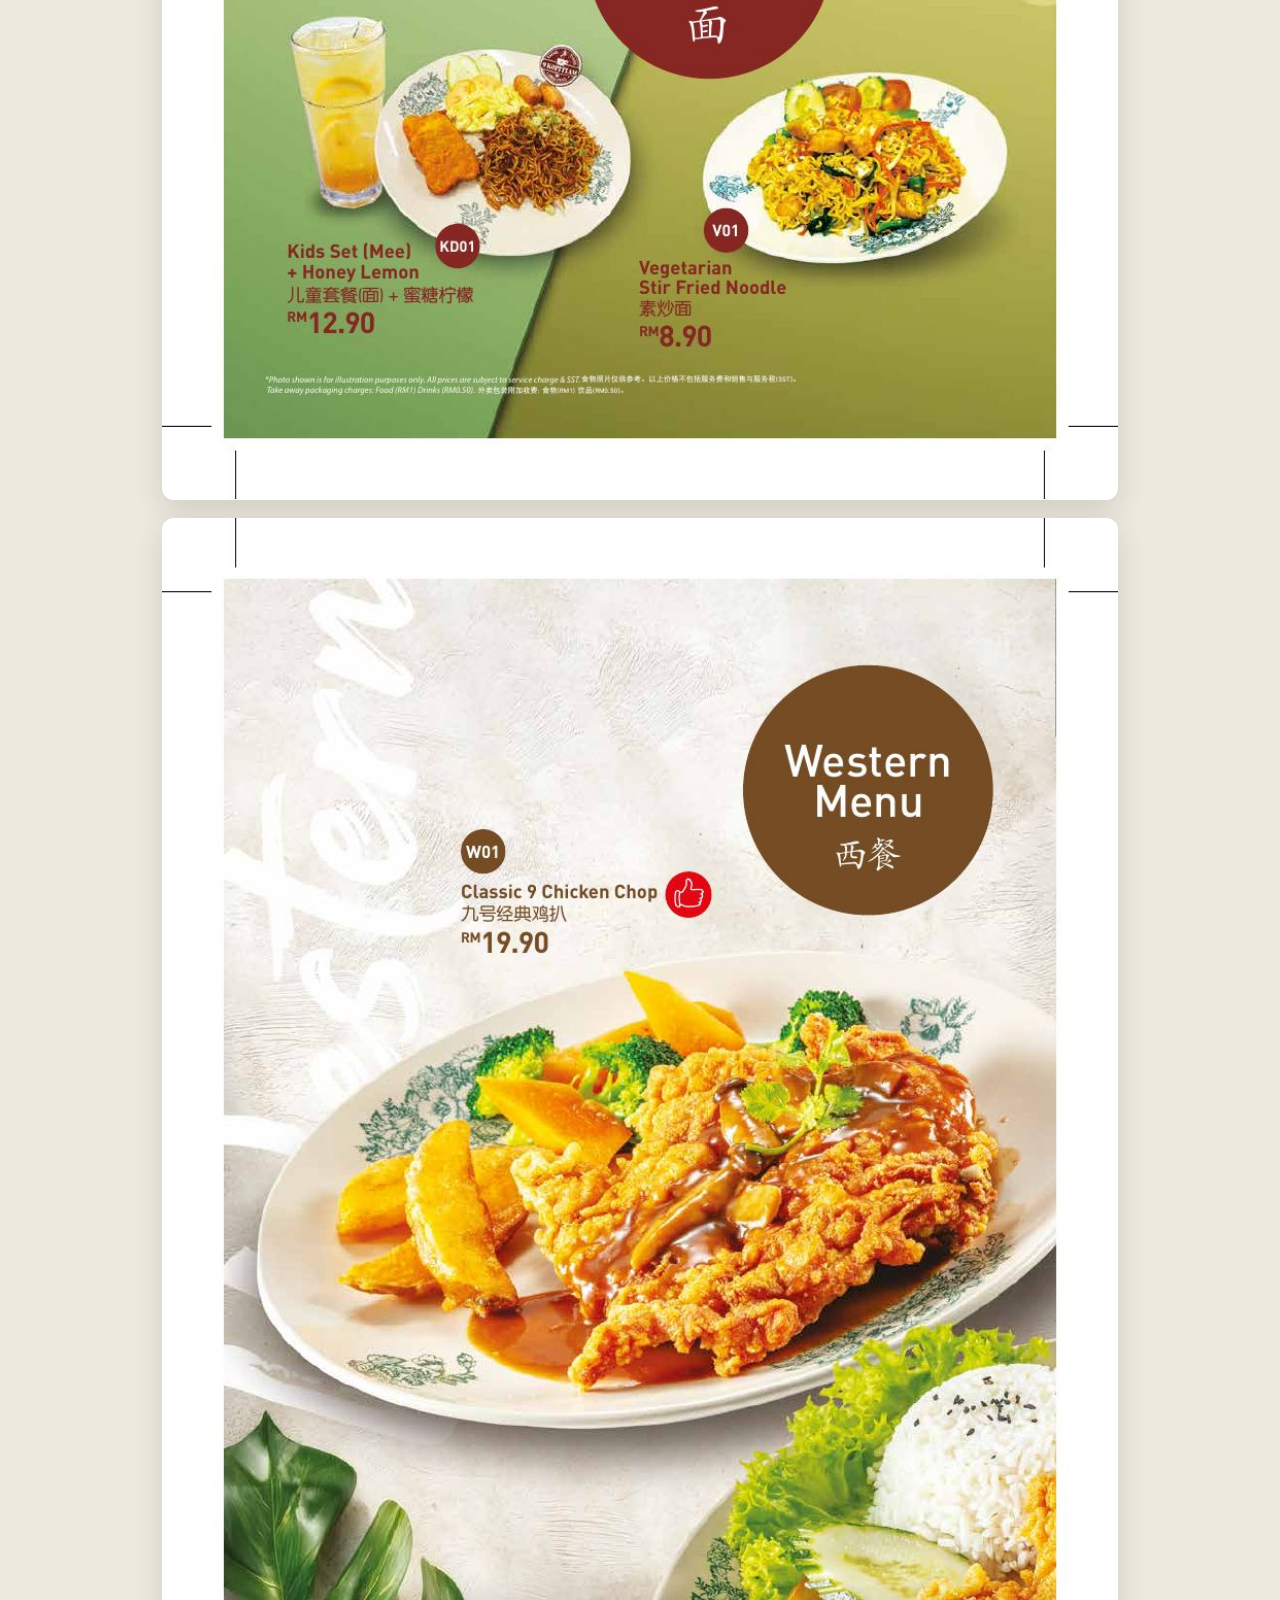
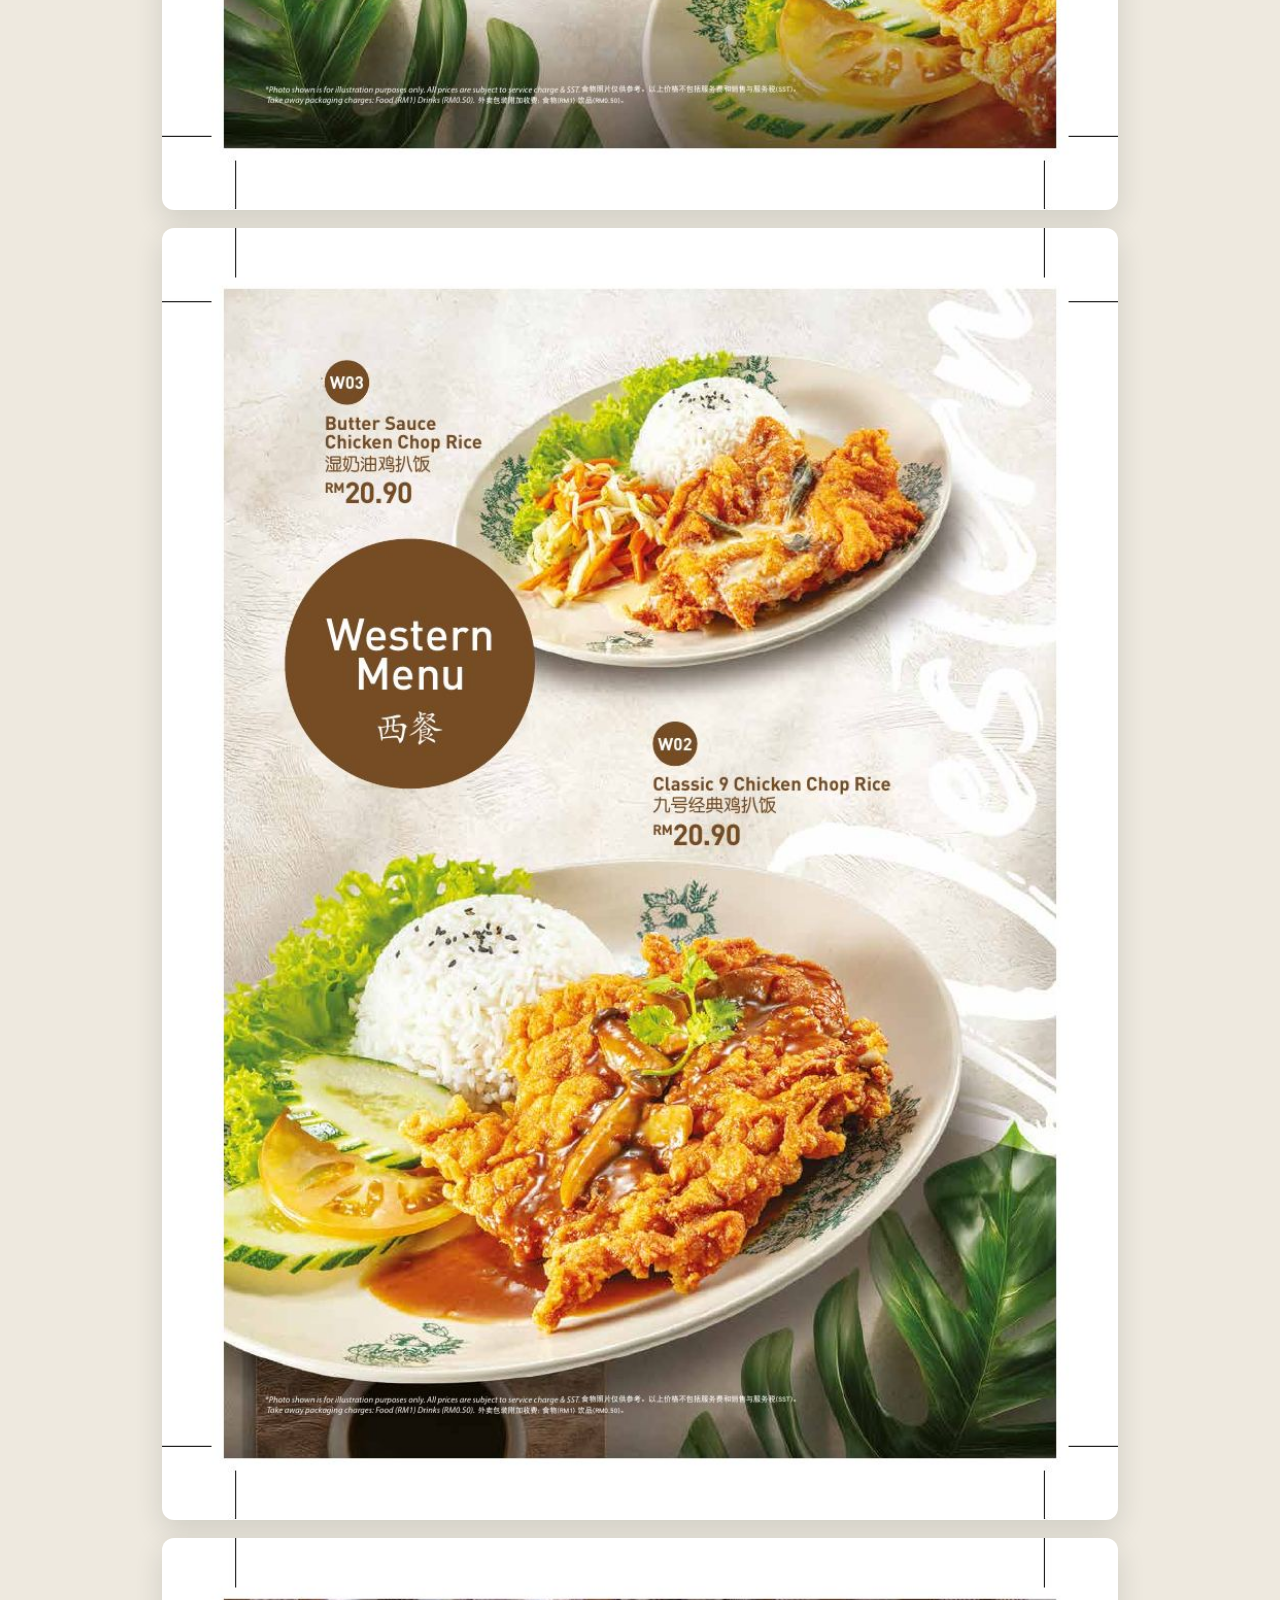
<file: menu.html>
<!doctype html>
<html lang="en">
<head>
  <meta charset="utf-8">
  <meta name="viewport" content="width=device-width,initial-scale=1">
  <meta name="theme-color" content="#173c2c">
  <title>Full Menu | 9 Kopitiam</title>
  <style>
    *{box-sizing:border-box}html{scroll-behavior:smooth}body{margin:0;background:#eee9df;color:#173c2c;font-family:Arial,sans-serif}
    header{position:sticky;top:0;z-index:10;display:flex;align-items:center;justify-content:space-between;gap:12px;padding:12px 16px;background:rgba(23,60,44,.96);box-shadow:0 5px 20px #0003}
    .menu-flower{width:44px;height:44px;display:grid;place-items:center;flex:0 0 auto}
    .menu-flower svg{width:36px;height:36px;display:block;filter:drop-shadow(0 2px 6px #0003)}
    header a{display:inline-flex;align-items:center;min-height:42px;padding:0 16px;border-radius:999px;text-decoration:none;font-weight:700}
    .home{background:#f1c96b;color:#173c2c}.pdf{border:1px solid #ffffff70;color:#fff}
    main{width:min(100%,980px);margin:auto;padding:22px 12px 70px}h1{text-align:center;font-family:Georgia,serif;font-size:clamp(30px,7vw,58px);margin:18px 0 6px}p{text-align:center;margin:0 0 22px;color:#52645c}
    .pages{display:grid;gap:18px}.pages img{display:block;width:100%;height:auto;background:#fff;border-radius:12px;box-shadow:0 10px 28px #1b2e2524}
    .top{position:fixed;right:16px;bottom:16px;width:48px;height:48px;display:grid;place-items:center;border-radius:50%;background:#f1c96b;color:#173c2c;text-decoration:none;font-size:22px;font-weight:900;box-shadow:0 8px 22px #0004}
    @media(max-width:520px){header{padding:9px 10px}.menu-flower{width:38px;height:38px}.menu-flower svg{width:31px;height:31px}.pdf,.home{padding:0 12px;font-size:13px}main{padding-inline:7px}.pages{gap:10px}.pages img{border-radius:7px}}
  </style>
</head>
<body id="top">
  <header>
    <div class="menu-flower" aria-label="Floral motif">
      <svg viewBox="0 0 64 64" role="img" aria-hidden="true">
        <g fill="none" stroke="#f1c96b" stroke-width="2.4" stroke-linecap="round" stroke-linejoin="round">
          <path d="M32 31c-8-2-12-8-10-14 7 0 12 4 14 11"/>
          <path d="M32 31c2-8 8-12 14-10 0 7-4 12-11 14"/>
          <path d="M32 31c8 2 12 8 10 14-7 0-12-4-14-11"/>
          <path d="M32 31c-2 8-8 12-14 10 0-7 4-12 11-14"/>
          <circle cx="32" cy="31" r="3.3" fill="#f1c96b" stroke="none"/>
          <path d="M32 35v14"/>
          <path d="M31.5 43c-5-5-9-5-12-3 2 5 6 7 12 6"/>
          <path d="M32.5 40c4-4 8-4 11-2-2 4-5 6-11 5"/>
        </g>
      </svg>
    </div>
    <nav><a class="home" href="./index.html">⌂ Home</a> <a class="pdf" href="./menu-9-kopitiam.pdf" download>Download PDF</a></nav>
  </header>
  <main>
    <h1>Full Menu</h1>
    <p>Scroll to view all 23 menu pages.</p>
    <section class="pages">
      <img src="assets/menu/page-01.jpg" alt="9 Kopitiam menu page 1" loading="eager">
      <img src="assets/menu/page-02.jpg" alt="9 Kopitiam menu page 2" loading="eager">
      <img src="assets/menu/page-03.jpg" alt="9 Kopitiam menu page 3" loading="lazy">
      <img src="assets/menu/page-04.jpg" alt="9 Kopitiam menu page 4" loading="lazy">
      <img src="assets/menu/page-05.jpg" alt="9 Kopitiam menu page 5" loading="lazy">
      <img src="assets/menu/page-06.jpg" alt="9 Kopitiam menu page 6" loading="lazy">
      <img src="assets/menu/page-07.jpg" alt="9 Kopitiam menu page 7" loading="lazy">
      <img src="assets/menu/page-08.jpg" alt="9 Kopitiam menu page 8" loading="lazy">
      <img src="assets/menu/page-09.jpg" alt="9 Kopitiam menu page 9" loading="lazy">
      <img src="assets/menu/page-10.jpg" alt="9 Kopitiam menu page 10" loading="lazy">
      <img src="assets/menu/page-11.jpg" alt="9 Kopitiam menu page 11" loading="lazy">
      <img src="assets/menu/page-12.jpg" alt="9 Kopitiam menu page 12" loading="lazy">
      <img src="assets/menu/page-13.jpg" alt="9 Kopitiam menu page 13" loading="lazy">
      <img src="assets/menu/page-14.jpg" alt="9 Kopitiam menu page 14" loading="lazy">
      <img src="assets/menu/page-15.jpg" alt="9 Kopitiam menu page 15" loading="lazy">
      <img src="assets/menu/page-16.jpg" alt="9 Kopitiam menu page 16" loading="lazy">
      <img src="assets/menu/page-17.jpg" alt="9 Kopitiam menu page 17" loading="lazy">
      <img src="assets/menu/page-18.jpg" alt="9 Kopitiam menu page 18" loading="lazy">
      <img src="assets/menu/page-19.jpg" alt="9 Kopitiam menu page 19" loading="lazy">
      <img src="assets/menu/page-20.jpg" alt="9 Kopitiam menu page 20" loading="lazy">
      <img src="assets/menu/page-21.jpg" alt="9 Kopitiam menu page 21" loading="lazy">
      <img src="assets/menu/page-22.jpg" alt="9 Kopitiam menu page 22" loading="lazy">
      <img src="assets/menu/page-23.jpg" alt="9 Kopitiam menu page 23" loading="lazy">
    </section>
  </main>
  <a class="top" href="#top" aria-label="Back to top">↑</a>
</body>
</html>
</file>
<file: style.css>
:root{--green:#183d2f;--green2:#275b43;--lime:#b7d36b;--cream:#f5f0e6;--red:#8f2724;--ink:#142019;--white:#fff;--radius:24px;--shadow:0 24px 70px rgba(12,35,25,.18)}
*{box-sizing:border-box}html{scroll-behavior:smooth}body{margin:0;font-family:'DM Sans',sans-serif;background:var(--cream);color:var(--ink)}a{color:inherit;text-decoration:none}img{max-width:100%;display:block}.site-header{height:84px;padding:0 clamp(20px,5vw,76px);display:flex;align-items:center;justify-content:space-between;background:rgba(245,240,230,.9);backdrop-filter:blur(16px);position:sticky;top:0;z-index:50;border-bottom:1px solid rgba(20,32,25,.08)}.brand{display:flex;align-items:center;gap:12px}.brand-mark{width:44px;height:44px;border-radius:50%;display:inline-grid;place-items:center;background:var(--red);color:white;font-family:'Playfair Display',serif;font-size:28px}.brand strong{display:block;letter-spacing:.08em}.brand small{font-size:9px;letter-spacing:.2em;color:#687168}.nav{display:flex;align-items:center;gap:28px;font-size:14px;font-weight:600}.nav a:not(.nav-cta):hover{color:var(--red)}.nav-cta{padding:12px 18px;border-radius:999px;background:var(--green);color:#fff}.menu-toggle{display:none;background:none;border:0;font-size:24px}.hero{min-height:calc(100vh - 84px);position:relative;display:grid;grid-template-columns:1.2fr .8fr;align-items:end;padding:clamp(40px,7vw,100px);overflow:hidden;background:url('assets/menu/page-02.jpg') center/cover}.hero-overlay{position:absolute;inset:0;background:linear-gradient(90deg,rgba(8,27,20,.92) 0%,rgba(8,27,20,.64) 48%,rgba(8,27,20,.15) 100%),linear-gradient(0deg,rgba(8,27,20,.65),transparent 50%)}.hero-content,.hero-card{position:relative;z-index:2}.eyebrow{font-size:12px;font-weight:700;letter-spacing:.22em;color:var(--red);margin:0 0 18px}.hero .eyebrow,.light .eyebrow{color:var(--lime)}h1,h2{font-family:'Playfair Display',serif;line-height:.98;margin:0}h1{font-size:clamp(54px,8vw,108px);color:#fff;max-width:900px}h1 em{color:var(--lime);font-style:italic}.hero-copy{max-width:590px;color:rgba(255,255,255,.82);font-size:clamp(16px,1.8vw,21px);line-height:1.65;margin:28px 0 34px}.hero-actions{display:flex;gap:12px;flex-wrap:wrap}.btn{display:inline-flex;justify-content:center;align-items:center;padding:15px 22px;border-radius:999px;font-weight:700;transition:.25s}.btn:hover{transform:translateY(-2px)}.btn-primary{background:var(--lime);color:#173225}.btn-ghost{border:1px solid rgba(255,255,255,.45);color:white}.btn-dark{background:var(--green);color:white}.hero-card{justify-self:end;align-self:end;width:min(300px,100%);padding:30px;border-radius:var(--radius);background:rgba(255,255,255,.92);box-shadow:var(--shadow);margin-bottom:10px}.hero-card span{font-size:11px;letter-spacing:.18em;color:var(--red);font-weight:700}.hero-card strong{font-family:'Playfair Display',serif;font-size:32px;display:block;line-height:1.05;margin:12px 0}.hero-card small{color:#667067}.section-pad{padding:clamp(72px,10vw,140px) clamp(20px,7vw,110px)}.intro{display:grid;grid-template-columns:1fr 1fr;gap:8vw;align-items:end}.section-heading h2{font-size:clamp(42px,6vw,78px)}.intro-copy>p{font-size:20px;line-height:1.7;color:#586159}.quick-stats{display:grid;grid-template-columns:repeat(3,1fr);gap:18px;margin-top:38px;border-top:1px solid #cfc9bd;padding-top:28px}.quick-stats strong{font-family:'Playfair Display',serif;font-size:34px;display:block;color:var(--red)}.quick-stats span{font-size:12px;color:#70786f}.signature{background:var(--green);color:white}.signature-grid{display:grid;grid-template-columns:1.2fr .8fr;grid-template-rows:1fr 1fr;gap:20px;margin-top:58px}.food-card{position:relative;min-height:340px;border-radius:var(--radius);overflow:hidden;background-image:linear-gradient(0deg,rgba(9,24,18,.88),rgba(9,24,18,.06) 65%),var(--bg);background-position:center;background-size:cover}.food-card.large{grid-row:1/3;min-height:700px}.food-card-content{position:absolute;inset:auto 0 0;padding:30px}.food-card-content span{display:inline-block;background:var(--lime);color:var(--green);font-weight:700;border-radius:999px;padding:7px 10px;font-size:12px}.food-card h3{font-family:'Playfair Display',serif;font-size:clamp(28px,3vw,44px);margin:12px 0 7px}.food-card p{margin:0 0 16px;color:rgba(255,255,255,.78)}.food-card b{font-size:22px;color:var(--lime)}.categories{background:#f9f6ef}.category-list{margin-top:50px;border-top:1px solid #cfc9bd}.category-item{display:grid;grid-template-columns:70px 1fr 1.3fr 40px;align-items:center;gap:25px;padding:28px 8px;border-bottom:1px solid #cfc9bd;transition:.25s}.category-item:hover{padding-left:18px;background:#fff}.category-item span{color:var(--red);font-weight:700}.category-item h3{font-family:'Playfair Display',serif;font-size:32px;margin:0}.category-item p{color:#697269}.category-item b{font-size:28px}.feature-banner{display:grid;grid-template-columns:1.2fr .8fr;min-height:680px}.feature-image{background:url('assets/menu/page-14.jpg') center/cover}.feature-copy{background:var(--red);color:white;padding:clamp(50px,8vw,110px);display:flex;flex-direction:column;justify-content:center}.feature-copy .eyebrow{color:#f3c59d}.feature-copy h2{font-size:clamp(48px,6vw,80px)}.feature-copy p{line-height:1.7;color:rgba(255,255,255,.8);font-size:18px}.text-link{font-weight:700;margin-top:12px}.gallery{background:#e9e2d6;text-align:center}.gallery .section-heading{text-align:left;display:flex;justify-content:space-between;align-items:end}.gallery-controls{display:flex;align-items:center;justify-content:center;gap:18px;margin:32px 0 18px}.gallery-controls button{width:48px;height:48px;border-radius:50%;border:1px solid #bbb2a5;background:white;font-size:22px;cursor:pointer}.menu-viewer{max-width:740px;margin:0 auto;background:#fff;padding:12px;border-radius:18px;box-shadow:var(--shadow)}.menu-viewer img{width:100%;border-radius:10px}.gallery-actions{margin-top:30px}.notice{font-size:12px;color:#697269;max-width:760px;margin:20px auto 0}.outlets{background:linear-gradient(145deg,#132b21 0%,#1d4433 55%,#10261d 100%);color:white;position:relative;overflow:hidden}.outlets:before{content:"9";position:absolute;right:-4vw;top:-13vw;font-family:'Playfair Display',serif;font-size:42vw;line-height:1;color:rgba(255,255,255,.025);pointer-events:none}.outlets-heading{position:relative;z-index:1;display:grid;grid-template-columns:1.15fr .85fr;gap:8vw;align-items:end}.outlets-heading h2{font-size:clamp(46px,6vw,82px)}.outlets-heading>p{margin:0;color:rgba(255,255,255,.68);line-height:1.75;font-size:18px;max-width:540px}.outlet-grid{position:relative;z-index:1;display:grid;grid-template-columns:repeat(3,1fr);gap:18px;margin-top:54px}.outlet-card{min-height:330px;padding:28px;border:1px solid rgba(255,255,255,.13);border-radius:26px;background:rgba(255,255,255,.075);backdrop-filter:blur(12px);display:flex;flex-direction:column;transition:.3s ease}.outlet-card:hover{transform:translateY(-7px);background:rgba(255,255,255,.11);border-color:rgba(183,211,107,.5);box-shadow:0 26px 60px rgba(0,0,0,.18)}.outlet-top{display:flex;align-items:center;justify-content:space-between;gap:14px}.outlet-number{font-family:'Playfair Display',serif;font-size:28px;color:var(--lime)}.outlet-status{font-size:10px;text-transform:uppercase;letter-spacing:.14em;font-weight:700;color:#dff4c0;border:1px solid rgba(183,211,107,.35);background:rgba(183,211,107,.1);padding:7px 10px;border-radius:999px}.outlet-status.soon{color:#e6dacb;border-color:rgba(255,255,255,.18);background:rgba(255,255,255,.06)}.outlet-card h3{font-family:'Playfair Display',serif;font-size:31px;line-height:1.05;margin:38px 0 8px}.outlet-card>p{margin:0;color:rgba(255,255,255,.55);font-size:14px}.outlet-contact{font-size:20px;font-weight:700;letter-spacing:.02em;margin-top:auto;padding:28px 0 20px}.outlet-contact.muted{font-size:15px;color:rgba(255,255,255,.42);font-weight:500}.outlet-actions{display:grid;grid-template-columns:1fr 1fr;gap:10px}.outlet-actions.single{grid-template-columns:1fr}.outlet-btn{min-height:46px;padding:13px 16px;border-radius:14px;display:flex;align-items:center;justify-content:center;text-align:center;font-size:13px;font-weight:700;transition:.2s}.outlet-btn.call{background:white;color:var(--green)}.outlet-btn.whatsapp{background:var(--lime);color:#173225}.outlet-btn:hover{transform:translateY(-2px);filter:brightness(1.04)}.outlet-btn.disabled{background:rgba(255,255,255,.07);color:rgba(255,255,255,.35);cursor:not-allowed}.outlet-card.upcoming{background:rgba(255,255,255,.035);border-style:dashed}
footer{background:#0f271d;color:white;padding:60px clamp(20px,7vw,110px) 28px;display:grid;grid-template-columns:1fr auto;gap:30px;align-items:end}footer h3{display:inline-block;margin:0 0 0 10px;letter-spacing:.08em}footer p{color:#9eb0a5}.footer-links{display:flex;gap:24px}footer small{grid-column:1/-1;border-top:1px solid rgba(255,255,255,.14);padding-top:24px;color:#87988e}.reveal{opacity:0;transform:translateY(22px);transition:opacity .7s ease,transform .7s ease}.reveal.visible{opacity:1;transform:none}
@media(max-width:1050px){.outlet-grid{grid-template-columns:repeat(2,1fr)}}
@media(max-width:850px){.menu-toggle{display:block}.nav{display:none;position:absolute;top:84px;left:0;right:0;background:var(--cream);padding:22px;flex-direction:column;border-bottom:1px solid #ddd}.nav.open{display:flex}.hero{grid-template-columns:1fr;padding:36px 22px;min-height:780px}.hero-card{justify-self:start;margin-top:40px}.intro{grid-template-columns:1fr}.signature-grid{grid-template-columns:1fr;grid-template-rows:auto}.food-card.large{grid-row:auto;min-height:520px}.feature-banner{grid-template-columns:1fr}.feature-image{min-height:520px}.category-item{grid-template-columns:45px 1fr 30px}.category-item p{display:none}.gallery .section-heading{display:block;text-align:left}.outlets-heading{grid-template-columns:1fr;gap:24px}.outlet-grid{grid-template-columns:1fr 1fr}footer{grid-template-columns:1fr}.footer-links{flex-direction:column;gap:10px}}
@media(max-width:620px){.outlet-grid{grid-template-columns:1fr}.outlet-card{min-height:300px}}
.outlet-image{width:calc(100% + 56px);height:190px;object-fit:cover;object-position:center;margin:-28px -28px 24px;border-radius:26px 26px 0 0}.outlet-card:has(.outlet-image) h3{margin-top:24px}@media(max-width:620px){.outlet-image{height:210px}}
.outlet-image-equine{object-position:center 52%}
.brand-logo{width:54px;height:54px;border-radius:50%;object-fit:cover;flex:0 0 auto;box-shadow:0 4px 14px rgba(77,12,22,.18)}.hero-logo{width:148px;height:148px;border-radius:50%;object-fit:cover;margin:0 0 24px;box-shadow:0 16px 38px rgba(0,0,0,.3);border:4px solid rgba(255,255,255,.88)}.footer-logo{width:78px;height:78px;margin-bottom:14px}@media(max-width:620px){.brand-logo{width:46px;height:46px}.hero-logo{width:116px;height:116px;margin-bottom:18px}.footer-logo{width:70px;height:70px}}
.menu-viewer{background:transparent;padding:0;box-shadow:none}.menu-frame{position:relative;width:100%;aspect-ratio:928/1254;overflow:hidden;border-radius:18px;background:#fff;box-shadow:var(--shadow)}.menu-frame img{position:absolute;left:50%;top:50%;width:130%;height:130%;max-width:none;object-fit:fill;transform:translate(-50%,-50%);border-radius:0}
@media(max-width:520px){.brand small{display:none}.site-header{height:72px}.nav{top:72px}h1{font-size:52px}.hero{min-height:720px}.hero-card{display:none}.quick-stats{grid-template-columns:1fr}.food-card,.food-card.large{min-height:430px}.feature-image{min-height:430px}.section-pad{padding:68px 20px}.category-item h3{font-size:26px}}
.gallery-tabs{display:flex;flex-wrap:wrap;gap:10px;justify-content:center;margin:10px auto 28px}
.gallery-tabs button{appearance:none;border:1px solid rgba(28,59,45,.2);background:#fff;color:#1c3b2d;border-radius:999px;padding:10px 18px;font:600 14px 'DM Sans',sans-serif;cursor:pointer;transition:.2s ease}
.gallery-tabs button:hover,.gallery-tabs button.active{background:#1c3b2d;color:#fff;border-color:#1c3b2d;transform:translateY(-1px)}
.gallery-tabs button:focus-visible{outline:3px solid rgba(164,53,39,.25);outline-offset:3px}


/* Premium 9 Kopitiam complete-menu stage */
.gallery{position:relative;overflow:hidden;isolation:isolate;background:#e9e2d6;text-align:center}
.gallery::before{content:"";position:absolute;inset:0 0 auto;height:610px;background:
  linear-gradient(115deg,rgba(143,39,36,.96) 0%,rgba(105,29,31,.96) 22%,rgba(24,61,47,.98) 62%,rgba(13,42,31,.99) 100%);
  pointer-events:none;z-index:0}
.gallery::after{content:"";position:absolute;width:clamp(330px,38vw,570px);aspect-ratio:1;right:clamp(-190px,-8vw,-70px);top:-70px;border-radius:50%;background:
  linear-gradient(rgba(18,48,36,.56),rgba(18,48,36,.56)),
  url('assets/9kopitiam-logo.jpeg') center/cover no-repeat;
  opacity:.32;filter:saturate(.75);box-shadow:0 0 0 34px rgba(255,255,255,.025),0 0 0 35px rgba(232,199,126,.12);pointer-events:none;z-index:0}
.gallery>*{position:relative;z-index:1}
.gallery .section-heading{color:#fff;padding-bottom:25px;border-bottom:1px solid rgba(255,255,255,.16)}
.gallery .section-heading .eyebrow{color:#e9c77d}
.gallery .section-heading h2{color:#fff;text-shadow:0 3px 20px rgba(0,0,0,.16)}
.gallery-tabs{width:max-content;max-width:100%;padding:10px;margin:24px auto 20px;border:1px solid rgba(233,199,125,.25);border-radius:999px;background:rgba(7,29,21,.3);box-shadow:0 22px 48px rgba(5,22,16,.22);backdrop-filter:blur(12px)}
.gallery-tabs button{border:1px solid rgba(255,255,255,.18);background:#f9f4e9;color:#193d30;box-shadow:0 8px 20px rgba(0,0,0,.12)}
.gallery-tabs button:hover,.gallery-tabs button.active{background:#e4bd68;color:#173528;border-color:#f2d594;box-shadow:0 9px 24px rgba(228,189,104,.22)}
.gallery-controls{margin:25px 0 34px;color:#fff}
.gallery-controls button{width:54px;height:54px;border:1px solid rgba(233,199,125,.5);background:rgba(255,255,255,.96);color:#8f2724;box-shadow:0 12px 28px rgba(0,0,0,.18)}
.gallery-controls span{min-width:76px;font-size:18px;letter-spacing:.03em}
.menu-viewer{margin-top:0}
@media(max-width:620px){
  .gallery::before{height:550px;background:linear-gradient(145deg,#8f2724 0%,#6e2024 25%,#183d2f 67%,#102d22 100%)}
  .gallery::after{width:330px;right:-178px;top:-20px;opacity:.25}
  .gallery .section-heading{padding-right:55px;padding-bottom:20px}
  .gallery-tabs{width:100%;padding:11px 8px;border-radius:26px;gap:9px;background:rgba(8,30,22,.34)}
  .gallery-tabs button{padding:10px 17px}
  .gallery-controls{margin:24px 0 32px}
}


/* Elegant animated glow for the home hero */
.hero::before{content:"";position:absolute;z-index:1;inset:-45% auto -45% -55%;width:34%;background:linear-gradient(105deg,transparent 0%,rgba(255,255,255,.02) 28%,rgba(255,240,188,.32) 49%,rgba(255,255,255,.08) 58%,transparent 78%);filter:blur(8px);transform:skewX(-15deg);animation:heroLightSweep 7.5s ease-in-out infinite;pointer-events:none}
.hero-logo{animation:logoGlow 3.4s ease-in-out infinite}
.hero-actions .btn-primary{position:relative;overflow:hidden;box-shadow:0 0 0 1px rgba(228,199,112,.28),0 10px 34px rgba(183,211,107,.22)}
.hero-actions .btn-primary::after{content:"";position:absolute;inset:-60% auto -60% -45%;width:30%;background:linear-gradient(100deg,transparent,rgba(255,255,255,.72),transparent);transform:skewX(-20deg);animation:buttonShimmer 4.2s ease-in-out infinite;pointer-events:none}
.hero-card{animation:cardFloat 4.8s ease-in-out infinite}
@keyframes heroLightSweep{0%,18%{left:-55%;opacity:0}32%{opacity:1}58%{left:125%;opacity:.75}70%,100%{left:125%;opacity:0}}
@keyframes buttonShimmer{0%,35%{left:-45%;opacity:0}45%{opacity:1}62%{left:125%;opacity:.8}72%,100%{left:125%;opacity:0}}
@keyframes logoGlow{0%,100%{box-shadow:0 16px 38px rgba(0,0,0,.3),0 0 0 0 rgba(228,199,112,0)}50%{box-shadow:0 18px 46px rgba(0,0,0,.35),0 0 0 9px rgba(228,199,112,.15),0 0 34px rgba(228,199,112,.34)}}
@keyframes cardFloat{0%,100%{transform:translateY(0)}50%{transform:translateY(-8px)}}
@media(prefers-reduced-motion:reduce){.hero::before,.hero-logo,.hero-actions .btn-primary::after,.hero-card{animation:none}}


/* Mobile hero spacing refinement */
@media(max-width:620px){
  .hero{padding-top:18px;padding-bottom:26px;background-position:center 34%;min-height:680px}
  .hero .hero-content{top:-34px}
  .hero-logo{margin-bottom:14px}
  .hero .eyebrow{margin-bottom:12px}
  .hero-copy{margin-top:20px;margin-bottom:24px}
}


/* Neat 3 + 2 mobile category buttons */
@media(max-width:520px){
  .gallery-tabs{display:grid;grid-template-columns:repeat(6,minmax(0,1fr));gap:9px;width:100%;margin:12px auto 24px;border-radius:26px}
  .gallery-tabs button{grid-column:span 2;width:100%;min-width:0;padding:11px 6px;font-size:13px;white-space:nowrap}
  .gallery-tabs button:nth-child(4),.gallery-tabs button:nth-child(5){grid-column:span 3}
}


/* Illustrated menu category cards */
.gallery-tabs button{
  position:relative;overflow:hidden;isolation:isolate;min-height:64px;
  display:flex;align-items:flex-end;justify-content:flex-start;
  padding:12px 18px;color:#fff;border:1px solid rgba(255,255,255,.28);
  background-position:center;background-size:cover;background-repeat:no-repeat;
  font-weight:800;text-shadow:0 2px 8px rgba(0,0,0,.9);
  box-shadow:0 10px 24px rgba(0,0,0,.2);
}
.gallery-tabs button::before{content:"";position:absolute;inset:0;z-index:-1;background:linear-gradient(180deg,rgba(8,25,18,.08) 15%,rgba(8,25,18,.86) 100%);transition:.2s ease}
.gallery-tabs button:nth-child(1){background-image:url('assets/menu/page-03.jpg')}
.gallery-tabs button:nth-child(2){background-image:url('assets/menu/page-07.jpg')}
.gallery-tabs button:nth-child(3){background-image:url('assets/menu/page-11.jpg')}
.gallery-tabs button:nth-child(4){background-image:url('assets/menu/page-13.jpg')}
.gallery-tabs button:nth-child(5){background-image:url('assets/menu/page-18.jpg')}
.gallery-tabs button:hover,.gallery-tabs button.active{color:#fff;border-color:#e9c77d;transform:translateY(-2px);box-shadow:0 12px 28px rgba(0,0,0,.28),0 0 0 2px rgba(233,199,125,.28)}
.gallery-tabs button:hover::before,.gallery-tabs button.active::before{background:linear-gradient(180deg,rgba(120,73,16,.04) 5%,rgba(74,44,10,.76) 100%)}
@media(max-width:520px){
  .gallery-tabs button{min-height:70px;padding:10px 12px;font-size:13px;border-radius:18px}
}


/* Tight food crops for category cards */
.gallery-tabs button{background-size:260% auto;image-rendering:auto}
.gallery-tabs button:nth-child(1){background-position:50% 76%}
.gallery-tabs button:nth-child(2){background-position:40% 34%}
.gallery-tabs button:nth-child(3){background-position:56% 55%;background-size:245% auto}
.gallery-tabs button:nth-child(4){background-position:52% 45%;background-size:245% auto}
.gallery-tabs button:nth-child(5){background-position:74% 64%;background-size:255% auto}


/* Floating home button */
.floating-home{position:fixed;right:22px;bottom:22px;z-index:90;display:inline-flex;align-items:center;gap:7px;min-height:44px;padding:10px 14px;border:1px solid rgba(233,199,125,.72);border-radius:999px;background:rgba(18,54,40,.94);color:#fff;box-shadow:0 12px 30px rgba(7,25,18,.28);backdrop-filter:blur(10px);font-size:12px;font-weight:800;letter-spacing:.02em;transition:transform .2s ease,background .2s ease}
.floating-home span{font-size:20px;line-height:1;color:#e9c77d}
.floating-home:hover,.floating-home:focus-visible{transform:translateY(-3px);background:#8f2724;outline:none}
@media(max-width:520px){.floating-home{right:14px;bottom:14px;min-height:42px;padding:9px 12px}.floating-home b{font-size:11px}}


/* Hide Home on the main hero */
.floating-home{opacity:0;visibility:hidden;pointer-events:none;transform:translateY(12px)}
.floating-home.is-visible{opacity:1;visibility:visible;pointer-events:auto;transform:translateY(0)}
.floating-home.is-visible:hover,.floating-home.is-visible:focus-visible{transform:translateY(-3px)}


/* Bread button: white toast with butter */
.gallery-tabs button:nth-child(4){background-image:url('assets/menu/page-15.jpg');background-position:18% 15%;background-size:275% auto}


/* Drinks button: colourful beverage lineup */
.gallery-tabs button:nth-child(5){background-image:url('assets/menu/page-22.jpg');background-position:50% 80%;background-size:255% auto}
</file>
